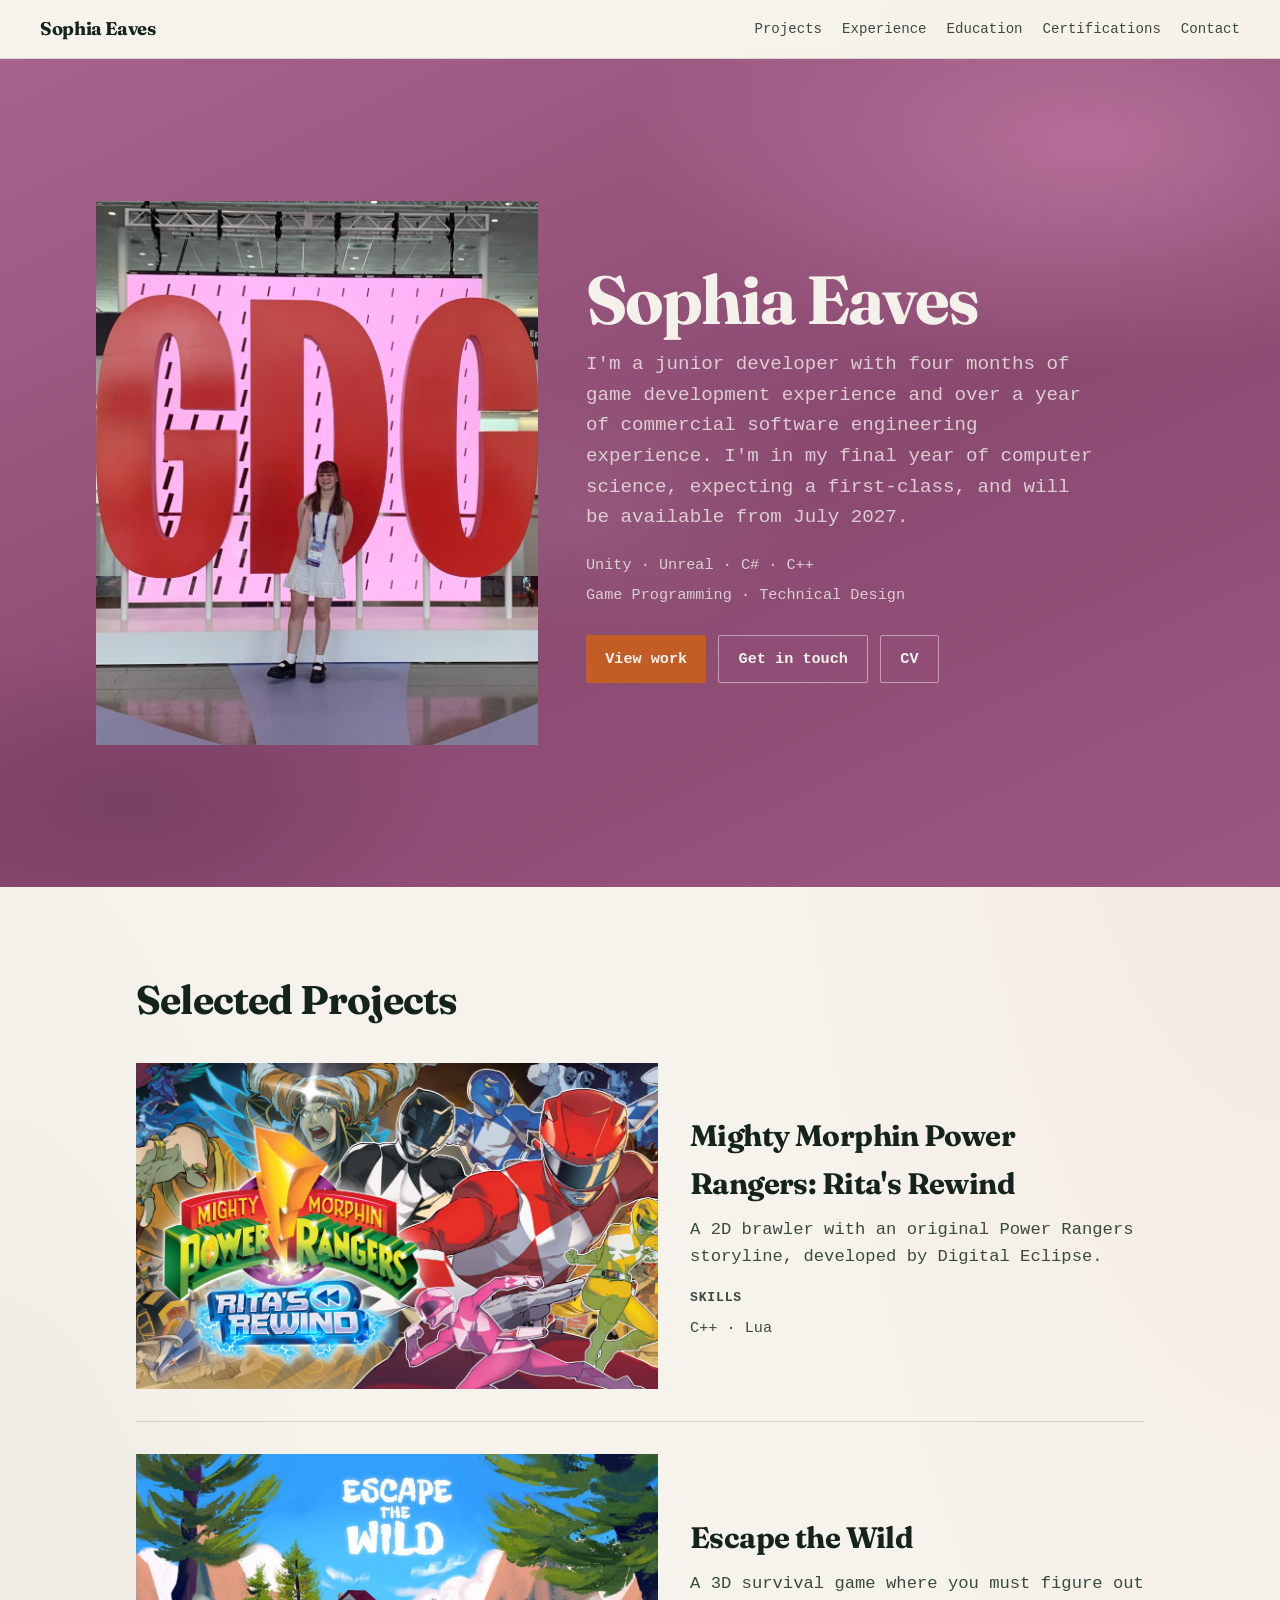
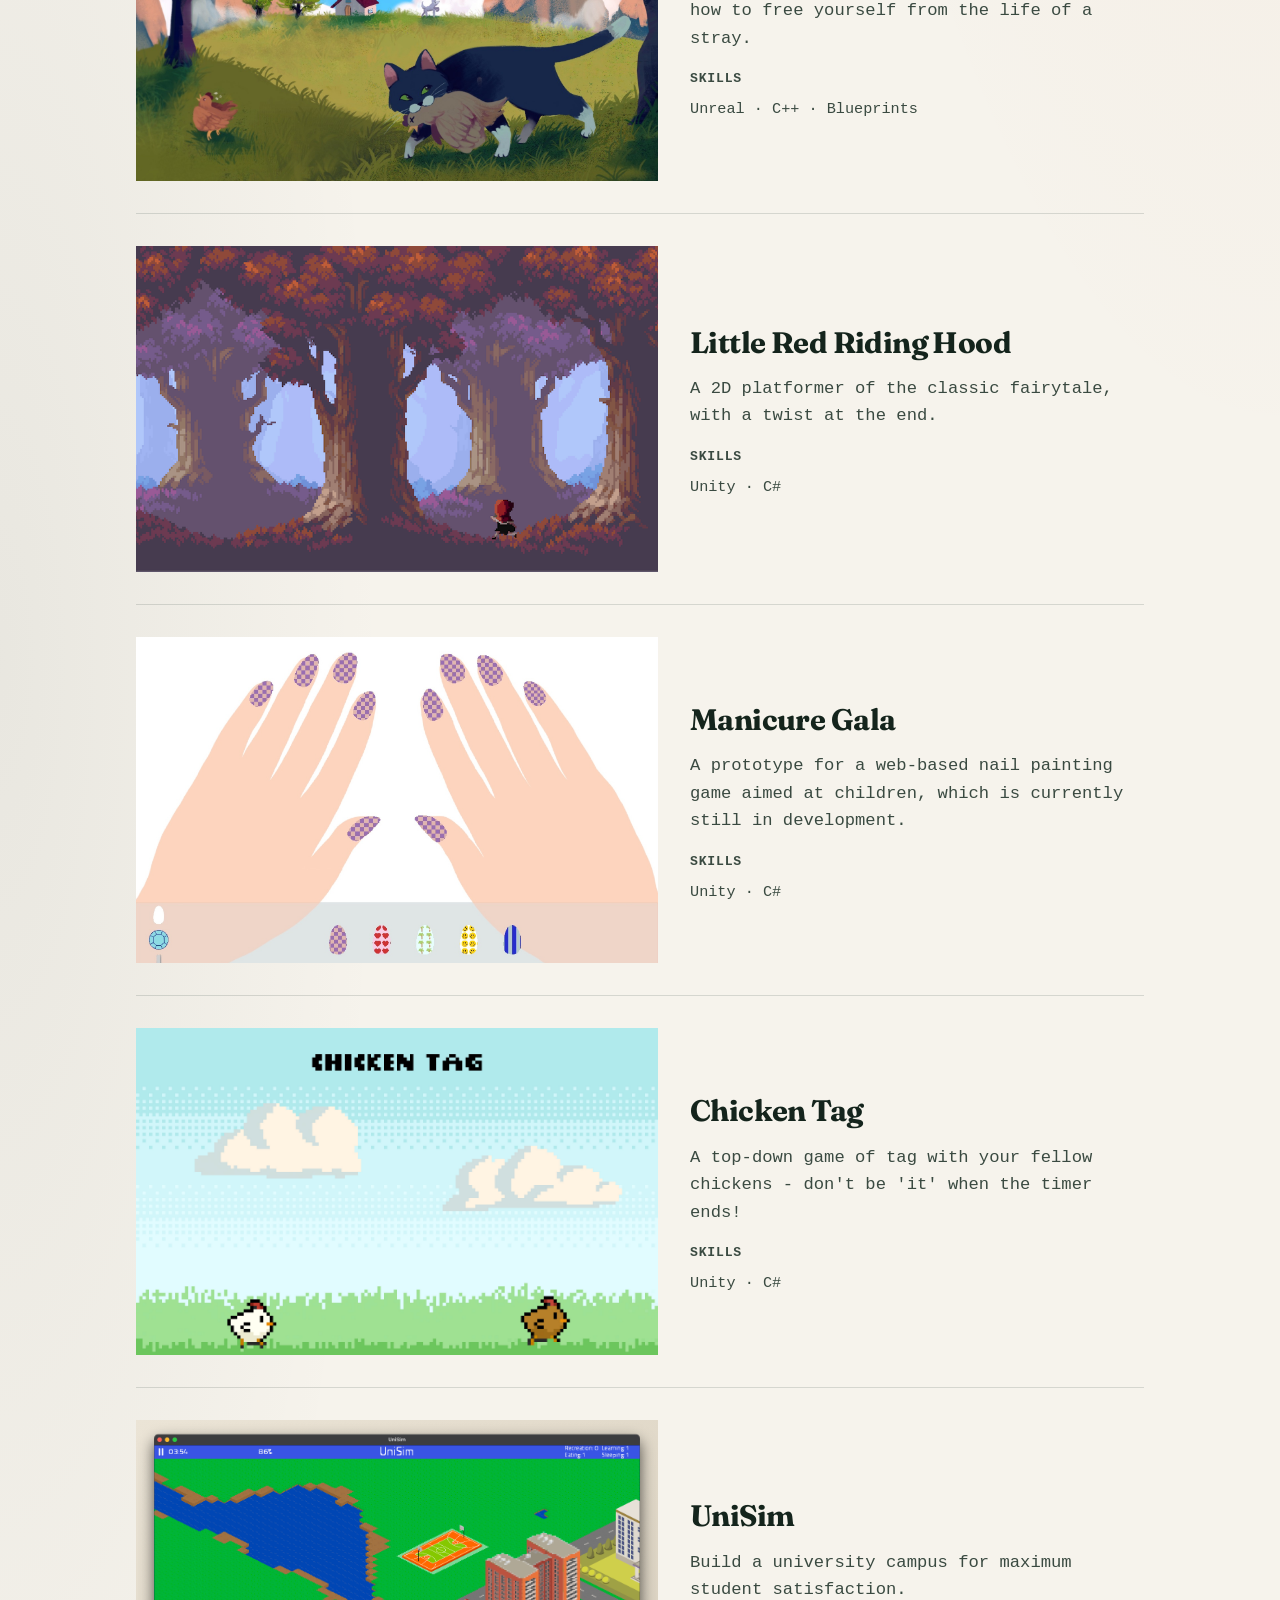
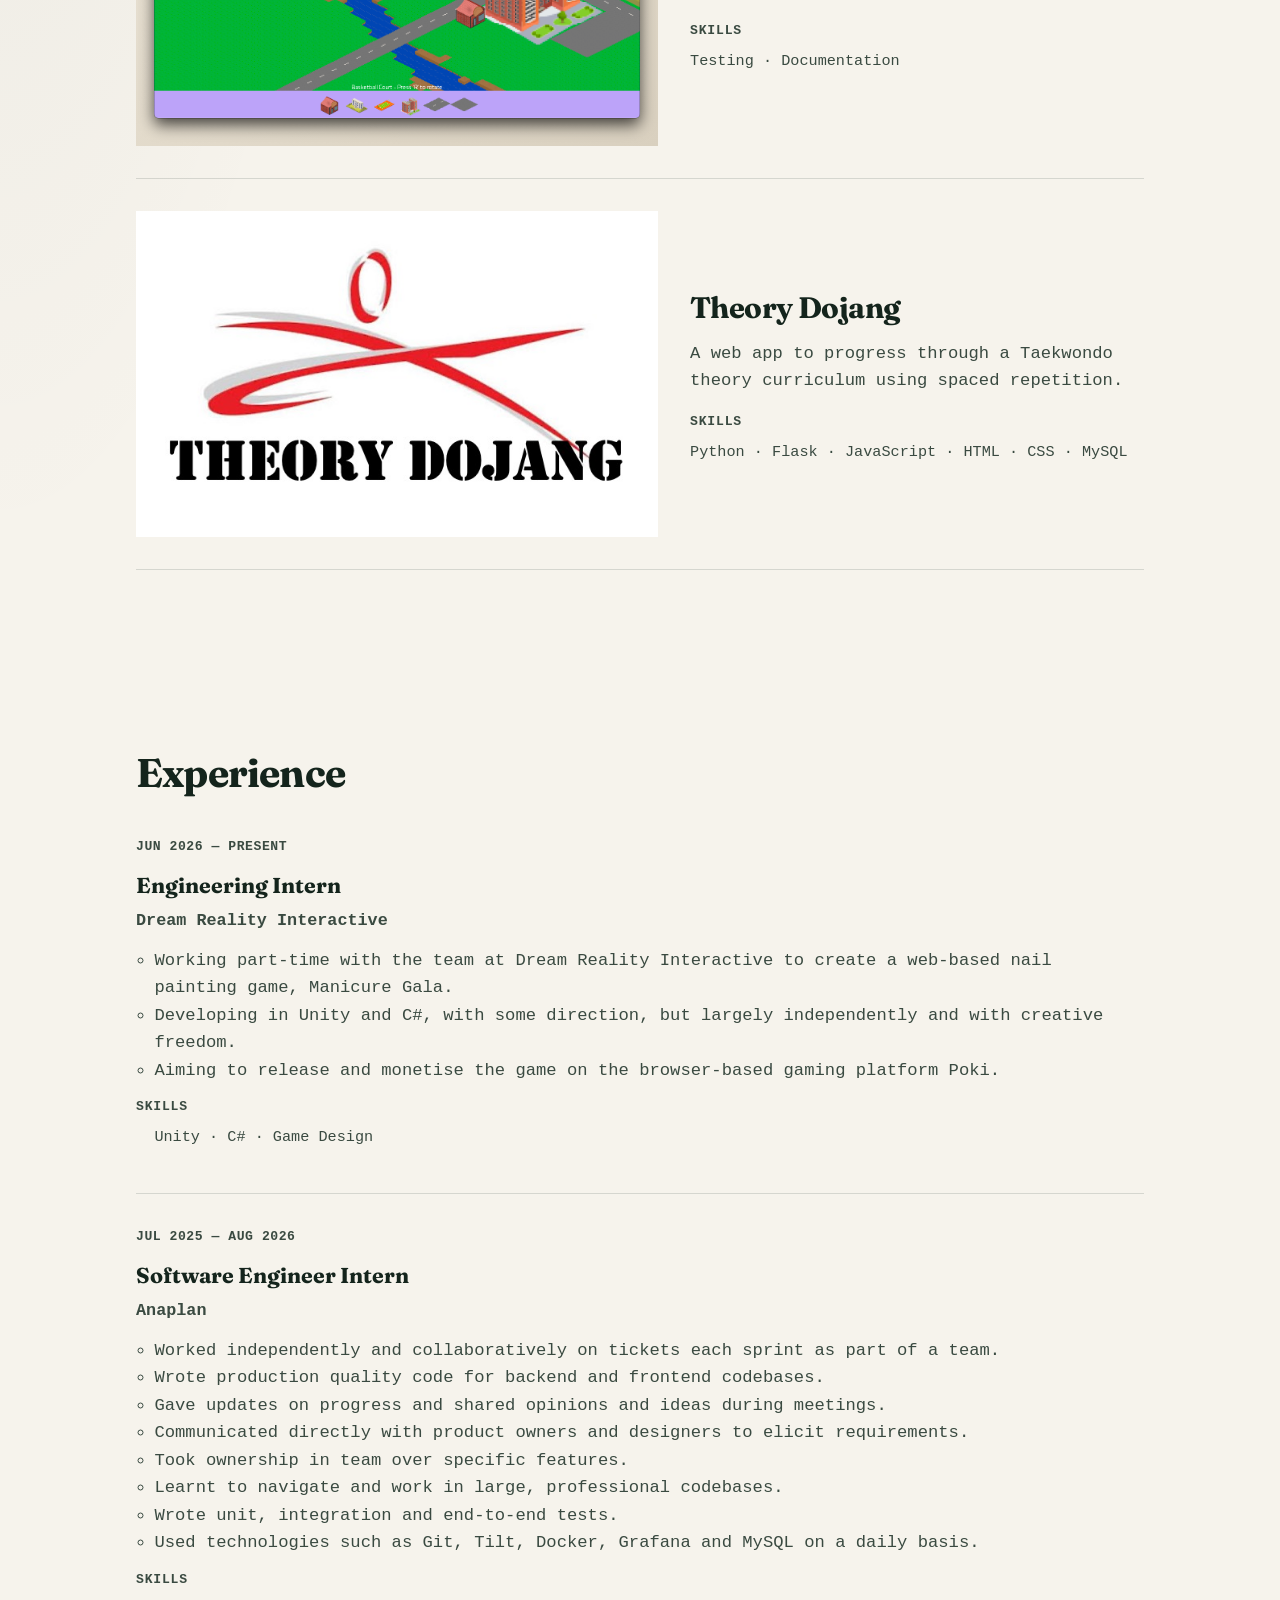
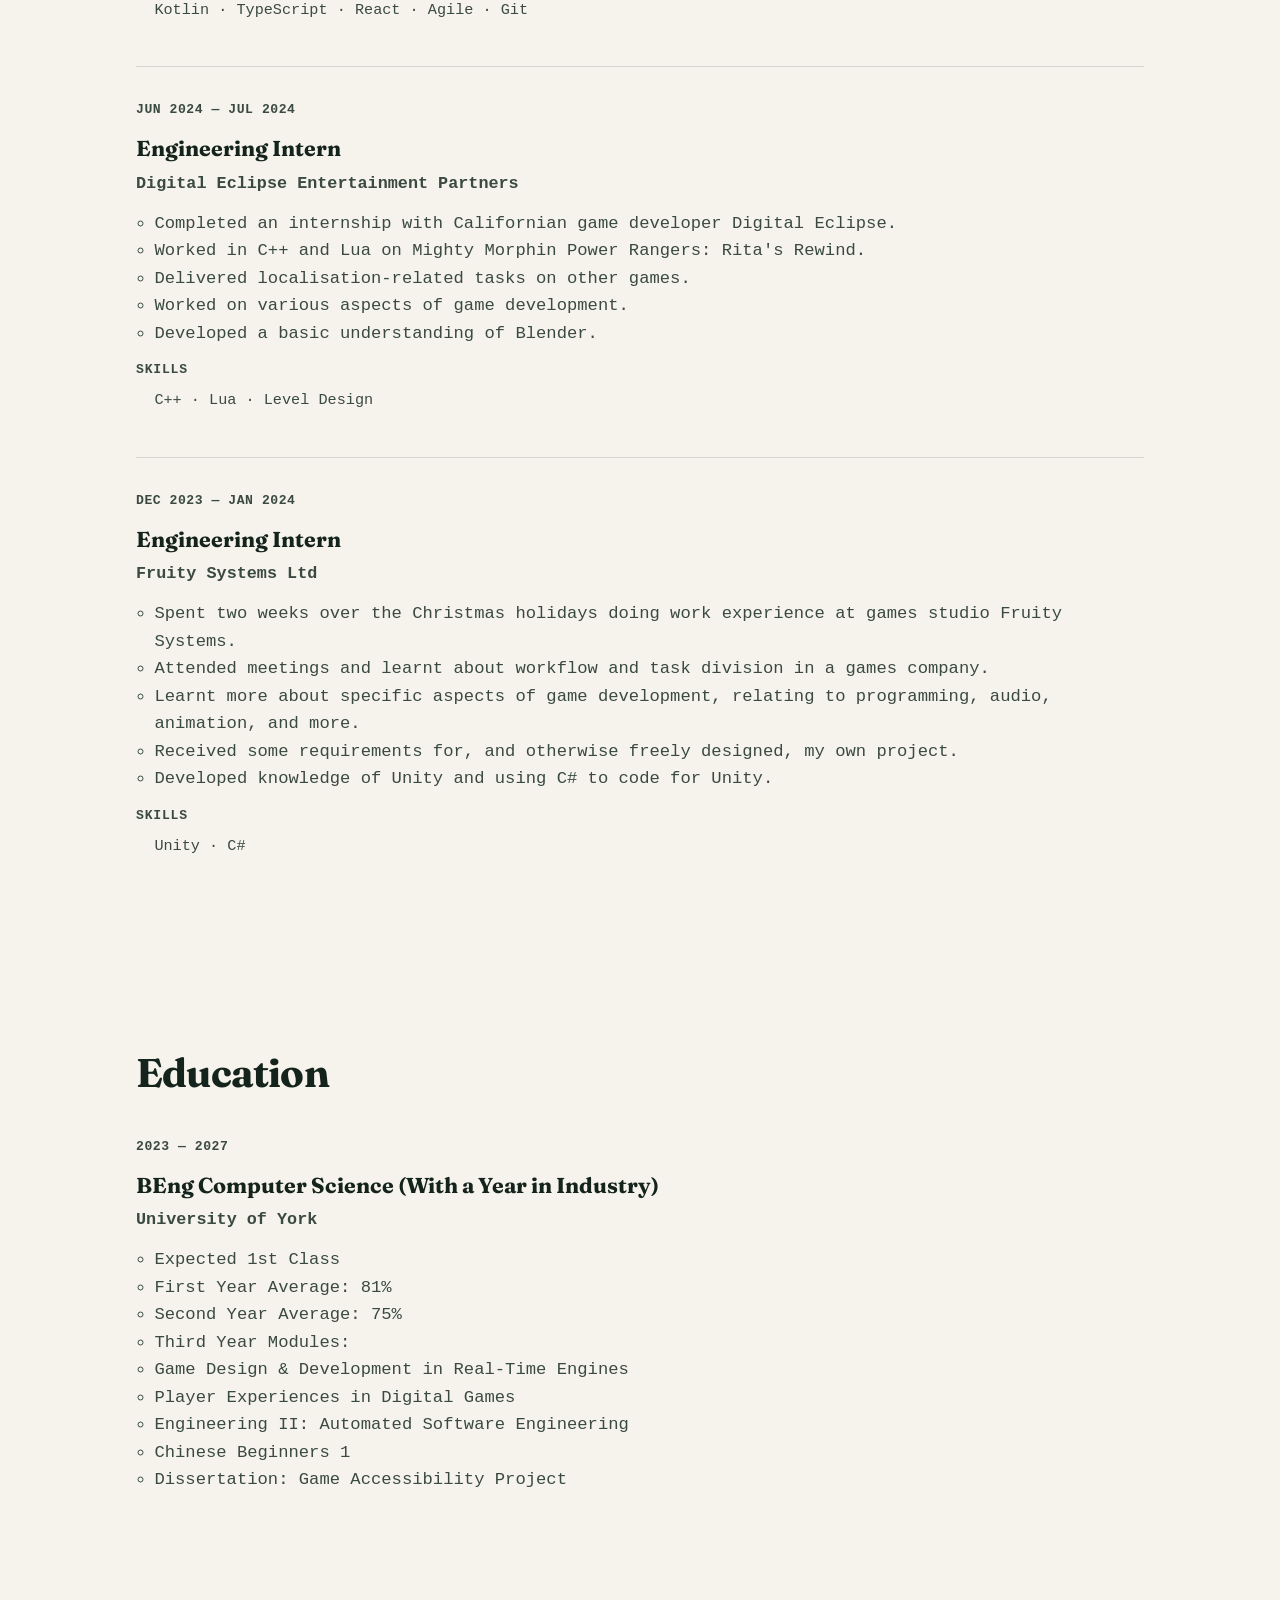
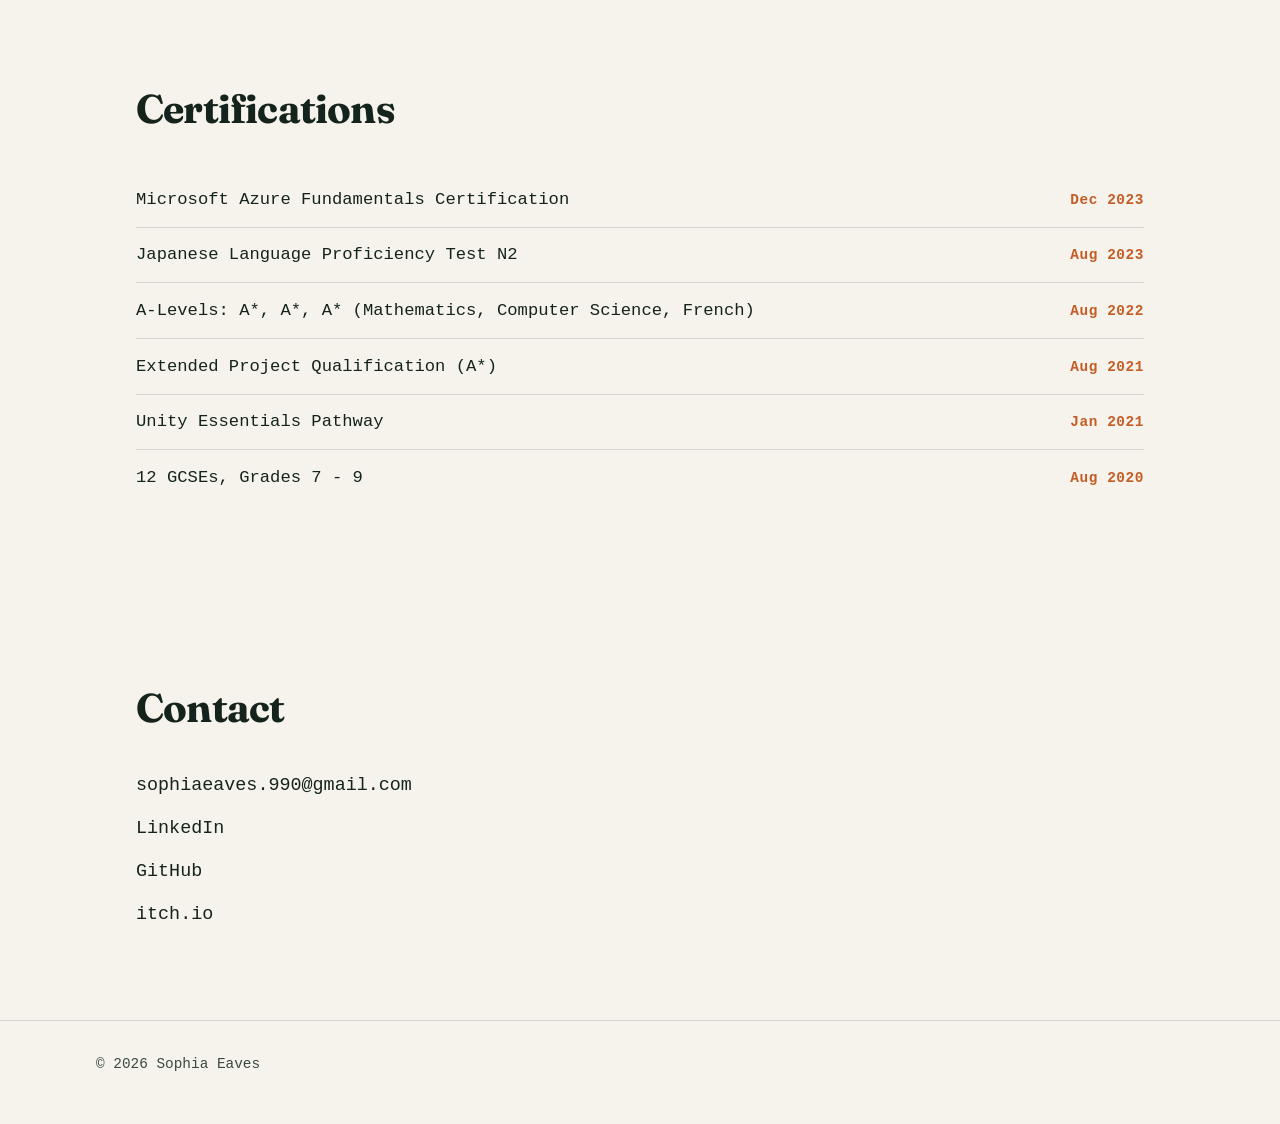
<file: index.html>
<!DOCTYPE html>
<html lang="en">
<head>
    <meta charset="utf-8" />
    <meta name="viewport" content="width=device-width, initial-scale=1" />
    <title>Sophia Eaves — Game Developer</title>
    <meta
            name="description"
            content="Portfolio of Sophia Eaves"
    />
    <link rel="preconnect" href="https://fonts.googleapis.com" />
    <link rel="preconnect" href="https://fonts.gstatic.com" crossorigin />
    <link
            href="https://fonts.googleapis.com/css2?family=Fraunces:opsz,wght@9..144,500;9..144,700&family=Sora:wght@400;500;600&display=swap"
            rel="stylesheet"
    />
    <link rel="stylesheet" href="./styles.css" />
</head>
<body>
<a class="skip-link" href="#main">Skip to content</a>

<header class="site-header">
    <a class="logo" href="#about">Sophia Eaves</a>
    <nav class="nav" aria-label="Primary">
        <a href="#work">Projects</a>
        <a href="#experience">Experience</a>
        <a href="#education">Education</a>
        <a href="#courses">Certifications</a>
        <a href="#contact">Contact</a>
    </nav>
</header>

<main id="main">
    <section class="hero" id="about" aria-labelledby="hero-brand">
        <div class="hero__atmosphere" aria-hidden="true"></div>
        <div class="hero__grid">
            <div class="hero__photo">
                <img
                        src="./assets/portrait.jpg"
                        alt="Portrait of Sophia Eaves"
                        width="768"
                        height="1024"
                />
            </div>
            <div class="hero__content">
                <p class="hero__brand" id="hero-brand">Sophia Eaves</p>
                <p class="hero__lede">
                    I'm a junior developer with four months of game development experience and over a year of commercial software engineering experience. I'm in my final year of computer science, expecting a first-class, and will be available from July 2027.
                </p>
                <ul class="hero__focus">
                    <li>Unity · Unreal · C# · C++</li>
                    <li>Game Programming · Technical Design</li>
                </ul>
                <div class="hero__actions">
                    <a class="btn btn--primary" href="#work">View work</a>
                    <a class="btn btn--ghost" href="#contact">Get in touch</a>
                    <a class="btn btn--ghost" href="./assets/Sophia-Eaves-CV.pdf" target="_blank" download>CV</a>
                </div>
            </div>
        </div>
    </section>

    <section class="section" id="work" aria-labelledby="work-heading">
        <div class="section__intro">
            <h2 id="work-heading">Selected Projects</h2>
        </div>

        <ul class="work-list">
            <li>
                <a class="project-card" href="./projects/ritas-rewind.html">
                    <div class="project-card__media">
                        <img
                                src="./assets/projects/ritas-rewind.jpg"
                                alt="Screenshot from Mighty Morphin Power Rangers: Rita's Rewind"
                                width="960"
                                height="600"
                        />
                    </div>
                    <div class="project-card__body">
                        <h3>Mighty Morphin Power Rangers: Rita's Rewind</h3>
                        <p class="project-card__blurb">
                            A 2D brawler with an original Power Rangers storyline, developed by Digital Eclipse.
                        </p>
                        <h4 class="project-card__skills-label">Skills</h4>
                        <ul class="skill-list">
                            <li>C++ · Lua</li>
                        </ul>
                    </div>
                </a>
            </li>

            <li>
                <a class="project-card" href="./projects/escape-the-wild.html">
                    <div class="project-card__media">
                        <img
                                src="./assets/projects/escape-the-wild.jpg"
                                alt="Screenshot from Escape the Wild"
                                width="960"
                                height="600"
                        />
                    </div>
                    <div class="project-card__body">
                        <h3>Escape the Wild</h3>
                        <p class="project-card__blurb">
                            A 3D survival game where you must figure out how to free yourself from the life of a stray.
                        </p>
                        <h4 class="project-card__skills-label">Skills</h4>
                        <ul class="skill-list">
                            <li>Unreal · C++ · Blueprints</li>
                        </ul>
                    </div>
                </a>
            </li>

            <li>
                <a class="project-card" href="./projects/little-red-riding-hood.html">
                    <div class="project-card__media">
                        <img
                                src="./assets/projects/little-red-riding-hood.jpg"
                                alt="Screenshot from Little Red Riding Hood"
                                width="960"
                                height="600"
                        />
                    </div>
                    <div class="project-card__body">
                        <h3>Little Red Riding Hood</h3>
                        <p class="project-card__blurb">
                            A 2D platformer of the classic fairytale, with a twist at the end.
                        </p>
                        <h4 class="project-card__skills-label">Skills</h4>
                        <ul class="skill-list">
                            <li>Unity · C#</li>
                        </ul>
                    </div>
                </a>
            </li>

            <li>
                <a class="project-card" href="./projects/manicure-gala.html">
                    <div class="project-card__media">
                        <img
                                src="./assets/projects/manicure-gala.jpg"
                                alt="Screenshot from Manicure Gala"
                                width="960"
                                height="600"
                        />
                    </div>
                    <div class="project-card__body">
                        <h3>Manicure Gala</h3>
                        <p class="project-card__blurb">
                            A prototype for a web-based nail painting game aimed at children, which is currently still in development.
                        </p>
                        <h4 class="project-card__skills-label">Skills</h4>
                        <ul class="skill-list">
                            <li>Unity · C#</li>
                        </ul>
                    </div>
                </a>
            </li>

            <li>
                <a class="project-card" href="./projects/chicken-tag.html">
                    <div class="project-card__media">
                        <img
                                src="./assets/projects/chicken-tag.jpg"
                                alt="Screenshot from Chicken Tag"
                                width="960"
                                height="600"
                        />
                    </div>
                    <div class="project-card__body">
                        <h3>Chicken Tag</h3>
                        <p class="project-card__blurb">
                            A top-down game of tag with your fellow chickens - don't be 'it' when the timer ends!
                        </p>
                        <h4 class="project-card__skills-label">Skills</h4>
                        <ul class="skill-list">
                            <li>Unity · C#</li>
                        </ul>
                    </div>
                </a>
            </li>

            <li>
                <a class="project-card" href="./projects/unisim.html">
                    <div class="project-card__media">
                        <img
                                src="./assets/projects/unisim.jpg"
                                alt="Screenshot from UniSim"
                                width="960"
                                height="600"
                        />
                    </div>
                    <div class="project-card__body">
                        <h3>UniSim</h3>
                        <p class="project-card__blurb">
                            Build a university campus for maximum student satisfaction.
                        </p>
                        <h4 class="project-card__skills-label">Skills</h4>
                        <ul class="skill-list">
                            <li>Testing · Documentation</li>
                        </ul>
                    </div>
                </a>
            </li>

            <li>
                <a class="project-card" href="./projects/theory-dojang.html">
                    <div class="project-card__media">
                        <img
                                src="./assets/projects/theory-dojang.jpg"
                                alt="Screenshot from Theory Dojang"
                                width="960"
                                height="600"
                        />
                    </div>
                    <div class="project-card__body">
                        <h3>Theory Dojang</h3>
                        <p class="project-card__blurb">
                            A web app to progress through a Taekwondo theory curriculum using spaced repetition.
                        </p>
                        <h4 class="project-card__skills-label">Skills</h4>
                        <ul class="skill-list">
                            <li>Python · Flask · JavaScript · HTML · CSS · MySQL</li>
                        </ul>
                    </div>
                </a>
            </li>
        </ul>
    </section>

    <section class="section" id="experience" aria-labelledby="experience-heading">
        <div class="section__intro">
            <h2 id="experience-heading">Experience</h2>
        </div>
        <ol class="timeline">
            <li class="timeline__item">
                <p class="timeline__dates">Jun 2026 — Present</p>
                <h3>Engineering Intern</h3>
                <p class="timeline__org">Dream Reality Interactive</p>
                <ul>
                    <li>Working part-time with the team at Dream Reality Interactive to create a web-based nail painting game, Manicure Gala.</li>
                    <li>Developing in Unity and C#, with some direction, but largely independently and with creative freedom.</li>
                    <li>Aiming to release and monetise the game on the browser-based gaming platform Poki.</li>
                </ul>
                <h4 class="project-card__skills-label">Skills</h4>
                <ul class="skill-list">
                    <li>Unity · C# · Game Design</li>
                </ul>
            </li>
            <li class="timeline__item">
                <p class="timeline__dates">Jul 2025 — Aug 2026</p>
                <h3>Software Engineer Intern</h3>
                <p class="timeline__org">Anaplan</p>
                <ul>
                    <li>Worked independently and collaboratively on tickets each sprint as part of a team.</li>
                    <li>Wrote production quality code for backend and frontend codebases.</li>
                    <li>Gave updates on progress and shared opinions and ideas during meetings.</li>
                    <li>Communicated directly with product owners and designers to elicit requirements.</li>
                    <li>Took ownership in team over specific features.</li>
                    <li>Learnt to navigate and work in large, professional codebases.</li>
                    <li>Wrote unit, integration and end-to-end tests.</li>
                    <li>Used technologies such as Git, Tilt, Docker, Grafana and MySQL on a daily basis.</li>
                </ul>
                <h4 class="project-card__skills-label">Skills</h4>
                <ul class="skill-list">
                    <li>Kotlin · TypeScript · React · Agile · Git</li>
                </ul>
            </li>
            <li class="timeline__item">
                <p class="timeline__dates">Jun 2024 — Jul 2024</p>
                <h3>Engineering Intern</h3>
                <p class="timeline__org">Digital Eclipse Entertainment Partners</p>
                <ul>
                    <li>Completed an internship with Californian game developer Digital Eclipse.</li>
                    <li>Worked in C++ and Lua on Mighty Morphin Power Rangers: Rita's Rewind.</li>
                    <li>Delivered localisation-related tasks on other games.</li>
                    <li>Worked on various aspects of game development.</li>
                    <li>Developed a basic understanding of Blender.</li>
                </ul>
                <h4 class="project-card__skills-label">Skills</h4>
                <ul class="skill-list">
                    <li>C++ · Lua · Level Design</li>
                </ul>
            </li>
            <li class="timeline__item">
                <p class="timeline__dates">Dec 2023 — Jan 2024</p>
                <h3>Engineering Intern</h3>
                <p class="timeline__org">Fruity Systems Ltd</p>
                <ul>
                    <li>Spent two weeks over the Christmas holidays doing work experience at games studio Fruity Systems.</li>
                    <li>Attended meetings and learnt about workflow and task division in a games company.</li>
                    <li>Learnt more about specific aspects of game development, relating to programming, audio, animation, and more.</li>
                    <li>Received some requirements for, and otherwise freely designed, my own project.</li>
                    <li>Developed knowledge of Unity and using C# to code for Unity.</li>
                </ul>
                <h4 class="project-card__skills-label">Skills</h4>
                <ul class="skill-list">
                    <li>Unity · C#</li>
                </ul>
            </li>
        </ol>
    </section>

    <section class="section" id="education" aria-labelledby="education-heading">
        <div class="section__intro">
            <h2 id="education-heading">Education</h2>
        </div>
        <ol class="timeline">
            <li class="timeline__item">
                <p class="timeline__dates">2023 — 2027</p>
                <h3>BEng Computer Science (With a Year in Industry)</h3>
                <p class="timeline__org">University of York</p>
                <ul>
                    <li>Expected 1st Class</li>
                    <li>First Year Average: 81%</li>
                    <li>Second Year Average: 75%</li>
                    <li>Third Year Modules:</li>
                    <li>Game Design & Development in Real-Time Engines</li>
                    <li>Player Experiences in Digital Games</li>
                    <li>Engineering II: Automated Software Engineering</li>
                    <li>Chinese Beginners 1</li>
                    <li>Dissertation: Game Accessibility Project</li>
                </ul>
            </li>
        </ol>
    </section>

    <section class="section" id="courses" aria-labelledby="courses-heading">
        <div class="section__intro">
            <h2 id="courses-heading">Certifications</h2>
        </div>
        <ul class="cert-list">
            <li>
                <span class="cert-list__name">Microsoft Azure Fundamentals Certification</span>
                <span class="cert-list__date">Dec 2023</span>
            </li>
            <li>
                <span class="cert-list__name">Japanese Language Proficiency Test N2</span>
                <span class="cert-list__date">Aug 2023</span>
            </li>
            <li>
                <span class="cert-list__name">A-Levels: A*, A*, A* (Mathematics, Computer Science, French)</span>
                <span class="cert-list__date">Aug 2022</span>
            </li>
            <li>
                <span class="cert-list__name">Extended Project Qualification (A*)</span>
                <span class="cert-list__date">Aug 2021</span>
            </li>
            <li>
                <span class="cert-list__name">Unity Essentials Pathway</span>
                <span class="cert-list__date">Jan 2021</span>
            </li>
            <li>
                <span class="cert-list__name">12 GCSEs, Grades 7 - 9</span>
                <span class="cert-list__date">Aug 2020</span>
            </li>
        </ul>
    </section>

    <section class="section" id="contact" aria-labelledby="contact-heading">
        <div class="section__intro">
            <h2 id="contact-heading">Contact</h2>
        </div>
        <ul class="contact-list">
            <li><a href="mailto:sophiaeaves.990@gmail.com">sophiaeaves.990@gmail.com</a></li>
            <li><a href="https://www.linkedin.com/in/sophia-eaves" rel="noopener noreferrer" target="_blank">LinkedIn</a></li>
            <li>
                <a href="https://github.com/Sophia990" rel="noopener noreferrer" target="_blank"
                >GitHub</a
                >
            </li>
            <li><a href="https://sophia990.itch.io/" rel="noopener noreferrer" target="_blank">itch.io</a></li>
        </ul>
    </section>
</main>

<footer class="site-footer">
    <p>© <span id="year">2026</span> Sophia Eaves</p>
</footer>

<script>
    document.getElementById("year").textContent = new Date().getFullYear();
</script>
</body>
</html>
</file>
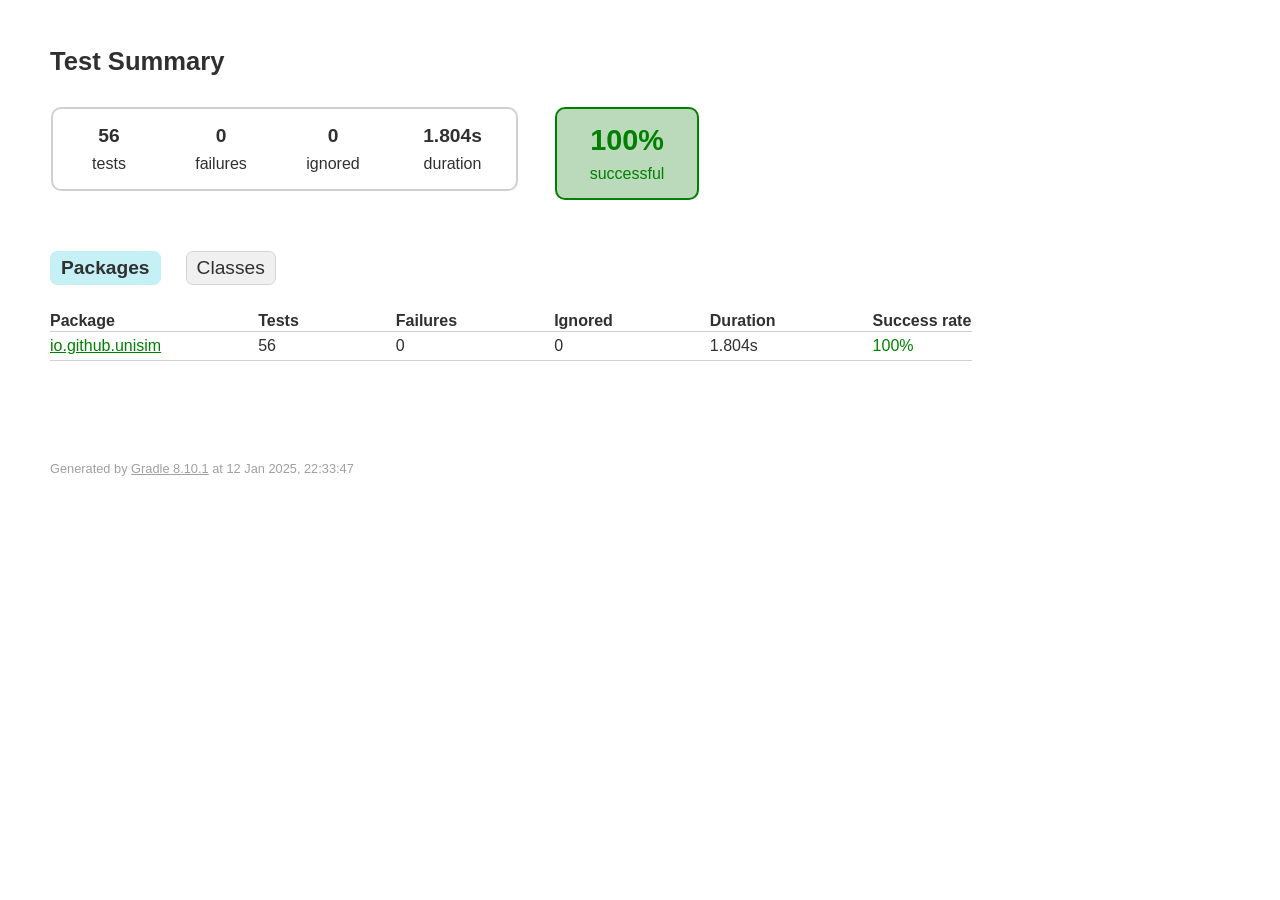
<file: assets/projects/unisim/testSummary/index.html>
<!DOCTYPE html>
<html>
<head>
<meta http-equiv="Content-Type" content="text/html; charset=utf-8"/>
<meta http-equiv="x-ua-compatible" content="IE=edge"/>
<title>Test results - Test Summary</title>
<link href="css/base-style.css" rel="stylesheet" type="text/css"/>
<link href="css/style.css" rel="stylesheet" type="text/css"/>
<script src="js/report.js" type="text/javascript"></script>
</head>
<body>
<div id="content">
<h1>Test Summary</h1>
<div id="summary">
<table>
<tr>
<td>
<div class="summaryGroup">
<table>
<tr>
<td>
<div class="infoBox" id="tests">
<div class="counter">56</div>
<p>tests</p>
</div>
</td>
<td>
<div class="infoBox" id="failures">
<div class="counter">0</div>
<p>failures</p>
</div>
</td>
<td>
<div class="infoBox" id="ignored">
<div class="counter">0</div>
<p>ignored</p>
</div>
</td>
<td>
<div class="infoBox" id="duration">
<div class="counter">1.804s</div>
<p>duration</p>
</div>
</td>
</tr>
</table>
</div>
</td>
<td>
<div class="infoBox success" id="successRate">
<div class="percent">100%</div>
<p>successful</p>
</div>
</td>
</tr>
</table>
</div>
<div id="tabs">
<ul class="tabLinks">
<li>
<a href="#tab0">Packages</a>
</li>
<li>
<a href="#tab1">Classes</a>
</li>
</ul>
<div id="tab0" class="tab">
<h2>Packages</h2>
<table>
<thead>
<tr>
<th>Package</th>
<th>Tests</th>
<th>Failures</th>
<th>Ignored</th>
<th>Duration</th>
<th>Success rate</th>
</tr>
</thead>
<tbody>
<tr>
<td class="success">
<a href="packages/io.github.unisim.html">io.github.unisim</a>
</td>
<td>56</td>
<td>0</td>
<td>0</td>
<td>1.804s</td>
<td class="success">100%</td>
</tr>
</tbody>
</table>
</div>
<div id="tab1" class="tab">
<h2>Classes</h2>
<table>
<thead>
<tr>
<th>Class</th>
<th>Tests</th>
<th>Failures</th>
<th>Ignored</th>
<th>Duration</th>
<th>Success rate</th>
</tr>
</thead>
<tbody>
<tr>
<td class="success">
<a href="classes/io.github.unisim.AchievementTests.html">io.github.unisim.AchievementTests</a>
</td>
<td>2</td>
<td>0</td>
<td>0</td>
<td>0.144s</td>
<td class="success">100%</td>
</tr>
<tr>
<td class="success">
<a href="classes/io.github.unisim.AssetTests.html">io.github.unisim.AssetTests</a>
</td>
<td>22</td>
<td>0</td>
<td>0</td>
<td>0.151s</td>
<td class="success">100%</td>
</tr>
<tr>
<td class="success">
<a href="classes/io.github.unisim.BuildingCounterTests.html">io.github.unisim.BuildingCounterTests</a>
</td>
<td>3</td>
<td>0</td>
<td>0</td>
<td>0.013s</td>
<td class="success">100%</td>
</tr>
<tr>
<td class="success">
<a href="classes/io.github.unisim.BuildingTests.html">io.github.unisim.BuildingTests</a>
</td>
<td>3</td>
<td>0</td>
<td>0</td>
<td>1.448s</td>
<td class="success">100%</td>
</tr>
<tr>
<td class="success">
<a href="classes/io.github.unisim.GameOverDataTests.html">io.github.unisim.GameOverDataTests</a>
</td>
<td>2</td>
<td>0</td>
<td>0</td>
<td>0.008s</td>
<td class="success">100%</td>
</tr>
<tr>
<td class="success">
<a href="classes/io.github.unisim.MoneyTests.html">io.github.unisim.MoneyTests</a>
</td>
<td>3</td>
<td>0</td>
<td>0</td>
<td>0.005s</td>
<td class="success">100%</td>
</tr>
<tr>
<td class="success">
<a href="classes/io.github.unisim.PointClassTests.html">io.github.unisim.PointClassTests</a>
</td>
<td>4</td>
<td>0</td>
<td>0</td>
<td>0.006s</td>
<td class="success">100%</td>
</tr>
<tr>
<td class="success">
<a href="classes/io.github.unisim.ScoreClassTests.html">io.github.unisim.ScoreClassTests</a>
</td>
<td>3</td>
<td>0</td>
<td>0</td>
<td>0.004s</td>
<td class="success">100%</td>
</tr>
<tr>
<td class="success">
<a href="classes/io.github.unisim.ScoringTests.html">io.github.unisim.ScoringTests</a>
</td>
<td>5</td>
<td>0</td>
<td>0</td>
<td>0.005s</td>
<td class="success">100%</td>
</tr>
<tr>
<td class="success">
<a href="classes/io.github.unisim.SettingsTests.html">io.github.unisim.SettingsTests</a>
</td>
<td>4</td>
<td>0</td>
<td>0</td>
<td>0.011s</td>
<td class="success">100%</td>
</tr>
<tr>
<td class="success">
<a href="classes/io.github.unisim.TimerTests.html">io.github.unisim.TimerTests</a>
</td>
<td>5</td>
<td>0</td>
<td>0</td>
<td>0.009s</td>
<td class="success">100%</td>
</tr>
</tbody>
</table>
</div>
</div>
<div id="footer">
<p>
<div>
<label class="hidden" id="label-for-line-wrapping-toggle" for="line-wrapping-toggle">Wrap lines
<input id="line-wrapping-toggle" type="checkbox" autocomplete="off"/>
</label>
</div>Generated by 
<a href="http://www.gradle.org">Gradle 8.10.1</a> at 12 Jan 2025, 22:33:47</p>
</div>
</div>
</body>
</html>
</file>
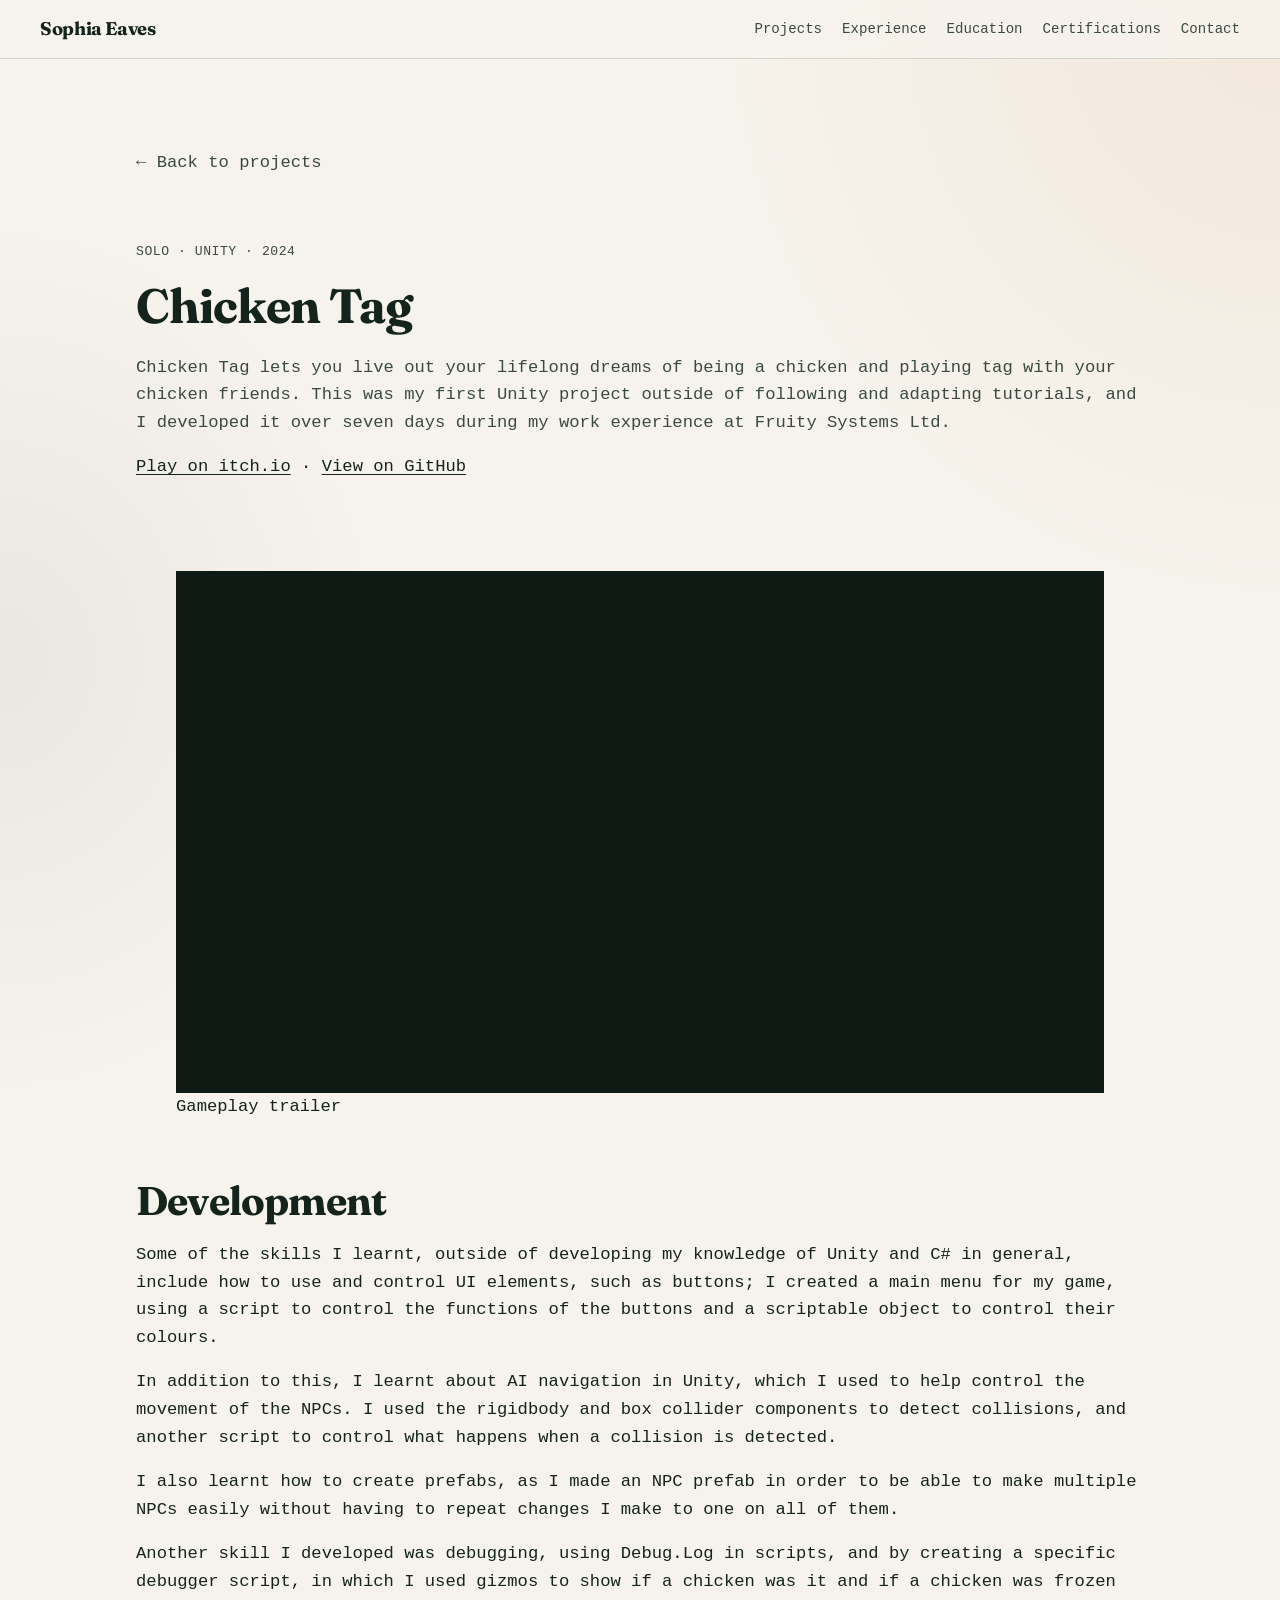
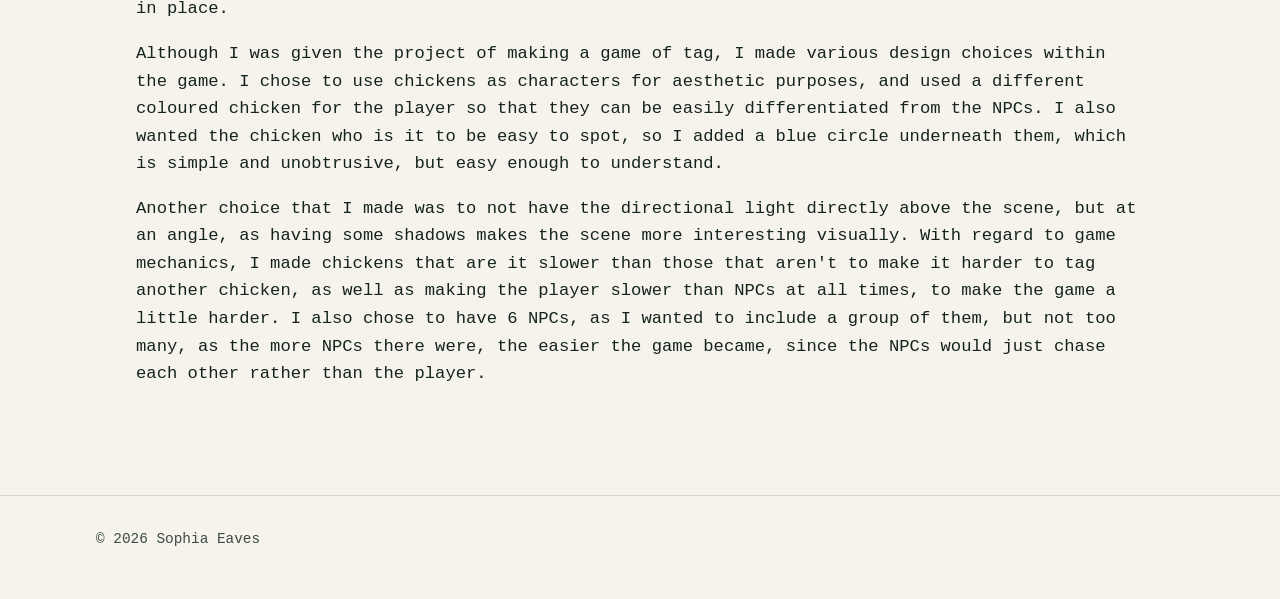
<file: projects/chicken-tag.html>
<!DOCTYPE html>
<html lang="en">
  <head>
    <meta charset="utf-8" />
    <meta name="viewport" content="width=device-width, initial-scale=1" />
    <title>Chicken Tag — Sophia Eaves</title>
    <meta
      name="description"
      content="Chicken Tag — game project by Sophia Eaves."
    />
    <link rel="preconnect" href="https://fonts.googleapis.com" />
    <link rel="preconnect" href="https://fonts.gstatic.com" crossorigin />
    <link
      href="https://fonts.googleapis.com/css2?family=Fraunces:opsz,wght@9..144,500;9..144,700&family=Sora:wght@400;500;600&display=swap"
      rel="stylesheet"
    />
    <link rel="stylesheet" href="../styles.css" />
  </head>
  <body>
    <a class="skip-link" href="#main">Skip to content</a>

    <header class="site-header">
      <a class="logo" href="../index.html">Sophia Eaves</a>
      <nav class="nav" aria-label="Primary">
        <a href="../index.html#work">Projects</a>
        <a href="../index.html#experience">Experience</a>
        <a href="../index.html#education">Education</a>
        <a href="../index.html#courses">Certifications</a>
        <a href="../index.html#contact">Contact</a>
      </nav>
    </header>

    <main id="main" class="section project-detail">
      <p class="back-link"><a href="../index.html#work">← Back to projects</a></p>

      <!-- Intro -->
      <header class="project-detail__header">
        <p class="project-card__meta">Solo · Unity · 2024</p>
        <h1>Chicken Tag</h1>
        <p class="project-detail__lede">
          Chicken Tag lets you live out your lifelong dreams of being a chicken and playing tag with your chicken friends.
          This was my first Unity project outside of following and adapting tutorials, and I developed it over seven days during my
          work experience at Fruity Systems Ltd.
        </p>
        <p class="project-links">
          <a
            href="https://sophia990.itch.io/chicken-tag"
            target = "_blank"
            rel="noopener noreferrer"
            >Play on itch.io</a
          >
          <span aria-hidden="true"> · </span>
          <a
            href="https://github.com/Sophia990/ChickenTag"
            target = "_blank"
            rel="noopener noreferrer"
            >View on GitHub</a
          >
        </p>
      </header>

      <figure>
            <div class="webgl-frame">
              <iframe 
              width="560" 
              height="315" 
              src="https://www.youtube.com/embed/1GKcQrNZ0S8?si=s0DEFDWSSTfEXtoF?rel=0" 
              title="Chicken Tag gameplay trailer" 
              frameborder="0" 
              allow="accelerometer; autoplay; clipboard-write; encrypted-media; gyroscope; picture-in-picture; web-share" 
              referrerpolicy="strict-origin-when-cross-origin" 
              allowfullscreen>
            </iframe>
            </div>
            <figcaption>Gameplay trailer</figcaption>
          </figure>

      <!-- Process -->
      <section aria-labelledby="process-heading">
        <h2 id="process-heading">Development</h2>
        <p>
            Some of the skills I learnt, outside of developing my knowledge of Unity and C# in general, include how to use and control UI elements, such as buttons; I created a main menu for my game, using a script to control the functions of the buttons and a scriptable object to control their colours. 
        </p>
        <p>
            In addition to this, I learnt about AI navigation in Unity, which I used to help control the movement of the NPCs. I used the rigidbody and box collider components to detect collisions, and another script to control what happens when a collision is detected.
        </p>
        <p>
            I also learnt how to create prefabs, as I made an NPC prefab in order to be able to make multiple NPCs easily without having to repeat changes I make to one on all of them. 
        </p>
        <p>
            Another skill I developed was debugging, using Debug.Log in scripts, and by creating a specific debugger script, in which I used gizmos to show if a chicken was it and if a chicken was frozen in place.
        </p>
        <p>
            Although I was given the project of making a game of tag, I made various design choices within the game. I chose to use chickens as characters for aesthetic purposes, and used a different coloured chicken for the player so that they can be easily differentiated from the NPCs. I also wanted the chicken who is it to be easy to spot, so I added a blue circle underneath them, which is simple and unobtrusive, but easy enough to understand.
        </p>
        <p>
            Another choice that I made was to not have the directional light directly above the scene, but at an angle, as having some shadows makes the scene more interesting visually. With regard to game mechanics, I made chickens that are it slower than those that aren't to make it harder to tag another chicken, as well as making the player slower than NPCs at all times, to make the game a little harder. I also chose to have 6 NPCs, as I wanted to include a group of them, but not too many, as the more NPCs there were, the easier the game became, since the NPCs would just chase each other rather than the player.
        </p>
      </section>
    </main>

    <footer class="site-footer">
      <p>© <span id="year">2026</span> Sophia Eaves</p>
    </footer>
    <script>
      document.getElementById("year").textContent = new Date().getFullYear();
    </script>
  </body>
</html>
</file>
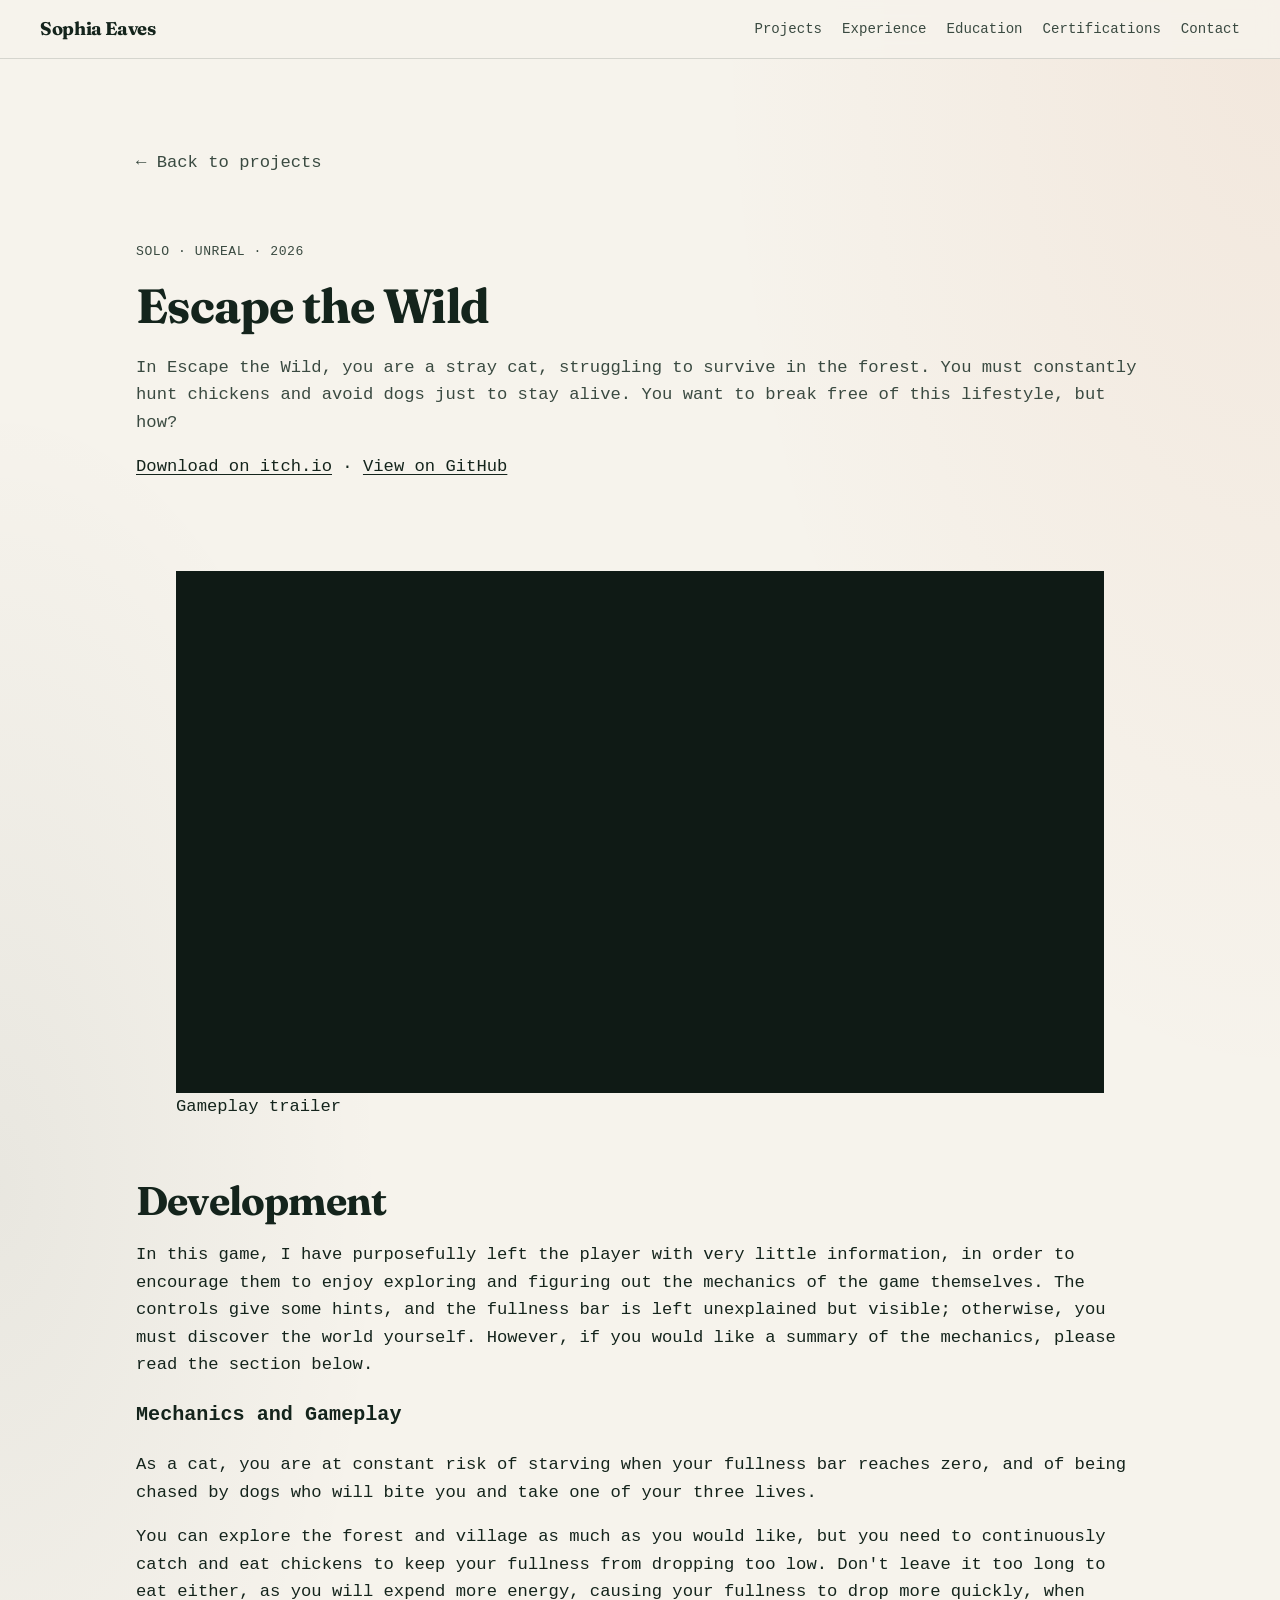
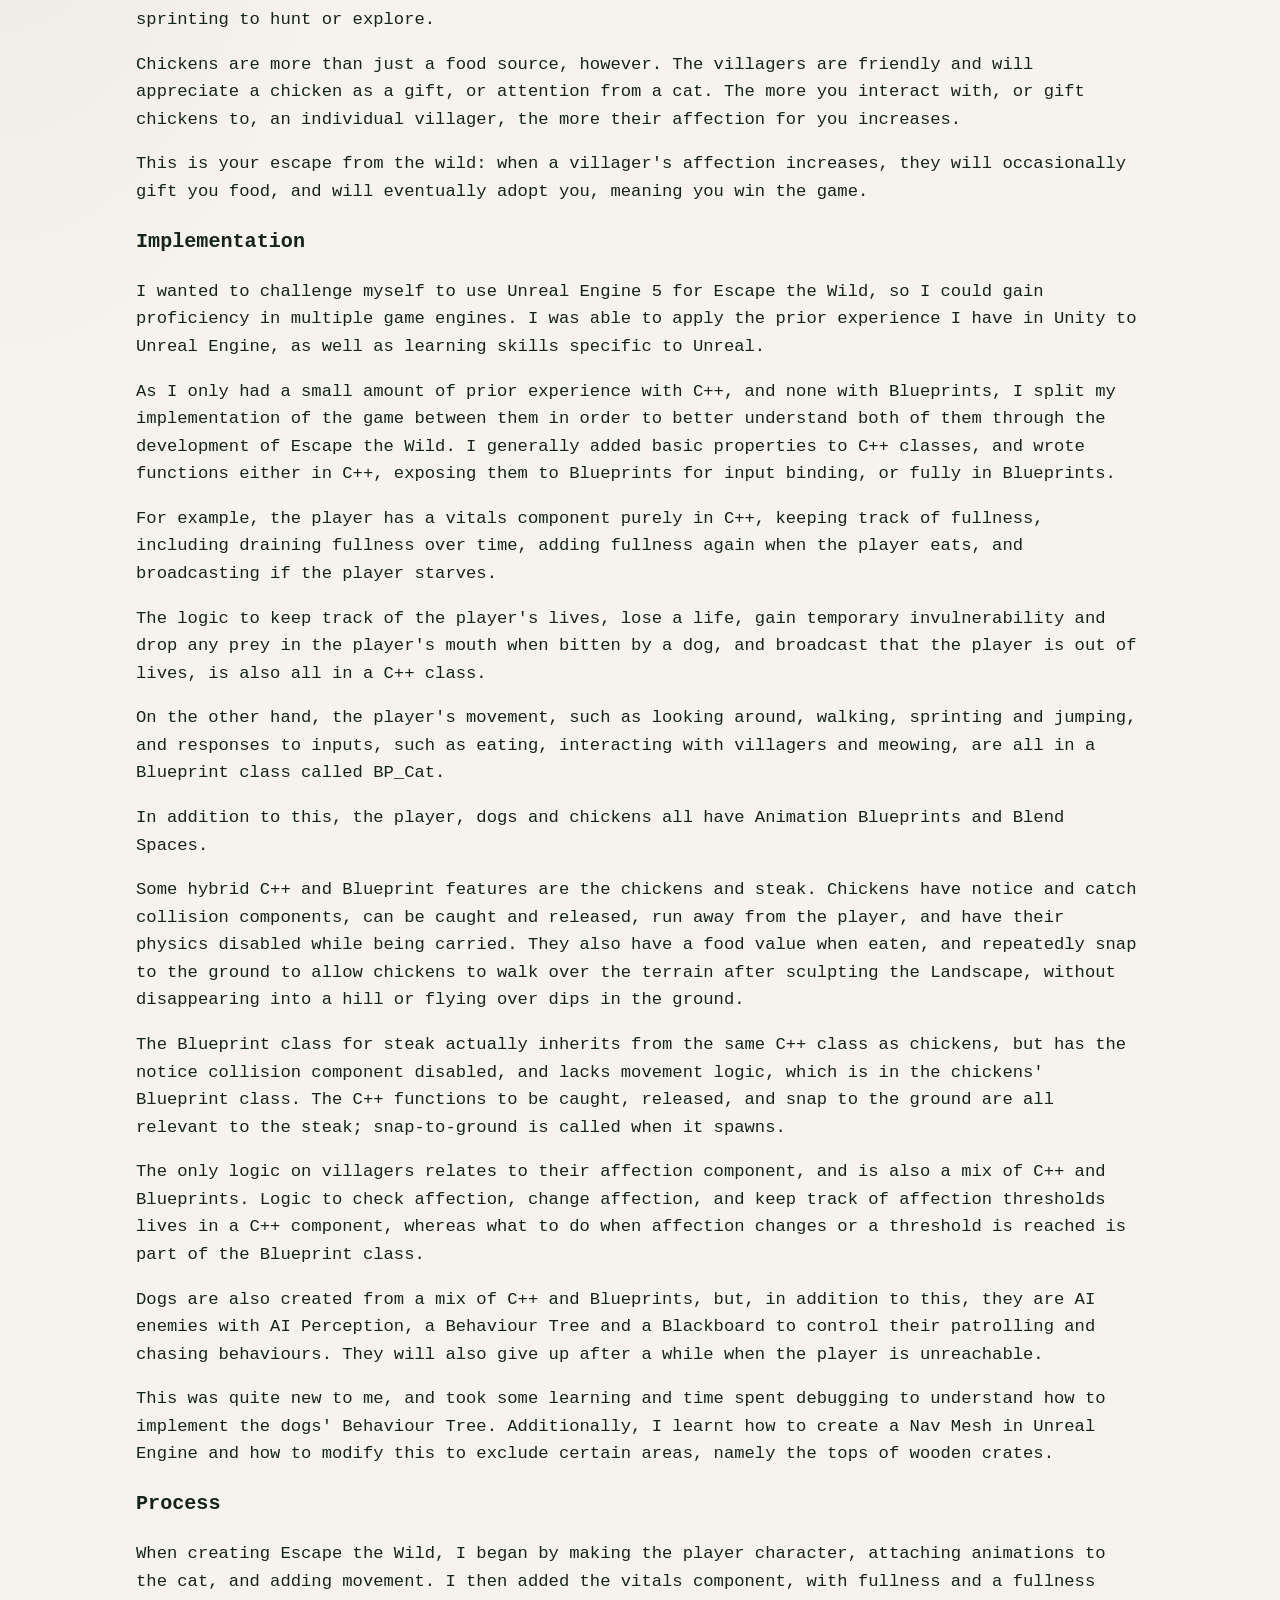
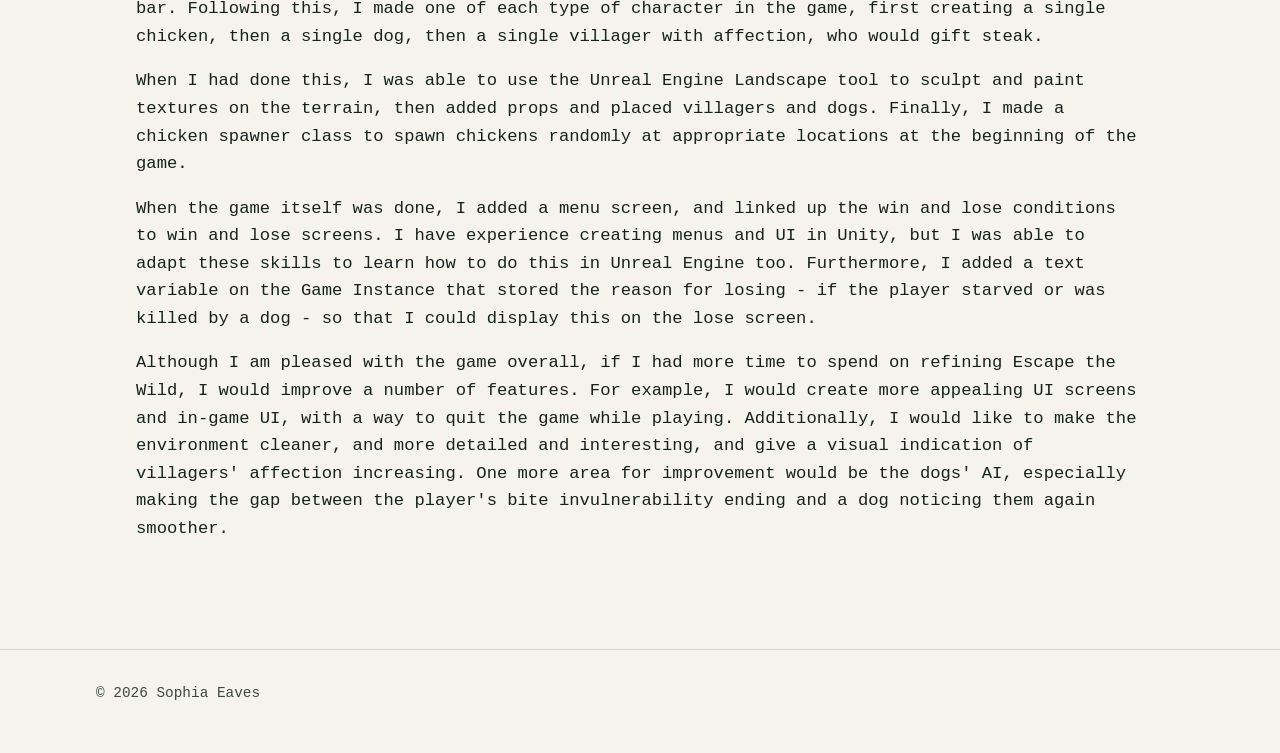
<file: projects/escape-the-wild.html>
<!DOCTYPE html>
<html lang="en">
  <head>
    <meta charset="utf-8" />
    <meta name="viewport" content="width=device-width, initial-scale=1" />
    <title>Escape the Wild — Sophia Eaves</title>
    <meta
      name="description"
      content="Escape the Wild — game project by Sophia Eaves."
    />
    <link rel="preconnect" href="https://fonts.googleapis.com" />
    <link rel="preconnect" href="https://fonts.gstatic.com" crossorigin />
    <link
      href="https://fonts.googleapis.com/css2?family=Fraunces:opsz,wght@9..144,500;9..144,700&family=Sora:wght@400;500;600&display=swap"
      rel="stylesheet"
    />
    <link rel="stylesheet" href="../styles.css" />
  </head>
  <body>
    <a class="skip-link" href="#main">Skip to content</a>

    <header class="site-header">
      <a class="logo" href="../index.html">Sophia Eaves</a>
      <nav class="nav" aria-label="Primary">
        <a href="../index.html#work">Projects</a>
        <a href="../index.html#experience">Experience</a>
        <a href="../index.html#education">Education</a>
        <a href="../index.html#courses">Certifications</a>
        <a href="../index.html#contact">Contact</a>
      </nav>
    </header>

    <main id="main" class="section project-detail">
      <p class="back-link"><a href="../index.html#work">← Back to projects</a></p>

      <!-- Intro -->
      <header class="project-detail__header">
        <p class="project-card__meta">Solo · Unreal · 2026</p>
        <h1>Escape the Wild</h1>
        <p class="project-detail__lede">
          In Escape the Wild, you are a stray cat, struggling to survive in the forest. You must constantly hunt chickens and avoid dogs just to stay alive. You want to break free of this lifestyle, but how?
        </p>
        <p class="project-links">
          <a
            href="https://sophia990.itch.io/escape-the-wild"
            target = "_blank"
            rel="noopener noreferrer"
            >Download on itch.io</a
          >
          <span aria-hidden="true"> · </span>
          <a
            href="https://github.com/Sophia990/CatGame"
            target = "_blank"
            rel="noopener noreferrer"
            >View on GitHub</a
          >
        </p>
      </header>

      <figure>
            <div class="webgl-frame">
              <iframe 
              width="560" 
              height="315" 
              src="https://www.youtube.com/embed/VUB3TLfAv4Q?si=GTrzCb5kPjtsW7gG?rel=0" 
              title="Escape the Wild gameplay trailer" 
              frameborder="0" 
              allow="accelerometer; autoplay; clipboard-write; encrypted-media; gyroscope; picture-in-picture; web-share" 
              referrerpolicy="strict-origin-when-cross-origin" 
              allowfullscreen>
            </iframe>
            </div>
            <figcaption>Gameplay trailer</figcaption>
          </figure>

      <!-- Process -->
      <section aria-labelledby="process-heading">
        <h2 id="process-heading">Development</h2>
        <p>
            In this game, I have purposefully left the player with very little information, in order to encourage them to enjoy exploring and figuring out the mechanics of the game themselves. The controls give some hints, and the fullness bar is left unexplained but visible; otherwise, you must discover the world yourself. However, if you would like a summary of the mechanics, please read the section below.
        </p>
        <h3>
            Mechanics and Gameplay
        </h3>
        <p>
            As a cat, you are at constant risk of starving when your fullness bar reaches zero, and of being chased by dogs who will bite you and take one of your three lives.
        </p>
        <p>
            You can explore the forest and village as much as you would like, but you need to continuously catch and eat chickens to keep your fullness from dropping too low. Don't leave it too long to eat either, as you will expend more energy, causing your fullness to drop more quickly, when sprinting to hunt or explore.
        </p>
        <p>
            Chickens are more than just a food source, however. The villagers are friendly and will appreciate a chicken as a gift, or attention from a cat. The more you interact with, or gift chickens to, an individual villager, the more their affection for you increases.
        </p>
        <p>
            This is your escape from the wild: when a villager's affection increases, they will occasionally gift you food, and will eventually adopt you, meaning you win the game.
        </p>
        <h3>
            Implementation
        </h3>
        <p>
            I wanted to challenge myself to use Unreal Engine 5 for Escape the Wild, so I could gain proficiency in multiple game engines. I was able to apply the prior experience I have in Unity to Unreal Engine, as well as learning skills specific to Unreal.
        </p>
        <p>
            As I only had a small amount of prior experience with C++, and none with Blueprints, I split my implementation of the game between them in order to better understand both of them through the development of Escape the Wild. I generally added basic properties to C++ classes, and wrote functions either in C++, exposing them to Blueprints for input binding, or fully in Blueprints.
        </p>
        <p>
            For example, the player has a vitals component purely in C++, keeping track of fullness, including draining fullness over time, adding fullness again when the player eats, and broadcasting if the player starves.
        </p>
        <p>
            The logic to keep track of the player's lives, lose a life, gain temporary invulnerability and drop any prey in the player's mouth when bitten by a dog, and broadcast that the player is out of lives, is also all in a C++ class.
        </p>
        <p>
            On the other hand, the player's movement, such as looking around, walking, sprinting and jumping, and responses to inputs, such as eating, interacting with villagers and meowing, are all in a Blueprint class called BP_Cat.
        </p>
        <p>
            In addition to this, the player, dogs and chickens all have Animation Blueprints and Blend Spaces.
        </p>
        <p>
            Some hybrid C++ and Blueprint features are the chickens and steak. Chickens have notice and catch collision components, can be caught and released, run away from the player, and have their physics disabled while being carried. They also have a food value when eaten, and repeatedly snap to the ground to allow chickens to walk over the terrain after sculpting the Landscape, without disappearing into a hill or flying over dips in the ground.
        </p>
        <p>
            The Blueprint class for steak actually inherits from the same C++ class as chickens, but has the notice collision component disabled, and lacks movement logic, which is in the chickens' Blueprint class. The C++ functions to be caught, released, and snap to the ground are all relevant to the steak; snap-to-ground is called when it spawns.
        </p>
        <p>
            The only logic on villagers relates to their affection component, and is also a mix of C++ and Blueprints. Logic to check affection, change affection, and keep track of affection thresholds lives in a C++ component, whereas what to do when affection changes or a threshold is reached is part of the Blueprint class.
        </p>
        <p>
            Dogs are also created from a mix of C++ and Blueprints, but, in addition to this, they are AI enemies with AI Perception, a Behaviour Tree and a Blackboard to control their patrolling and chasing behaviours. They will also give up after a while when the player is unreachable.
        </p>
        <p>
            This was quite new to me, and took some learning and time spent debugging to understand how to implement the dogs' Behaviour Tree. Additionally, I learnt how to create a Nav Mesh in Unreal Engine and how to modify this to exclude certain areas, namely the tops of wooden crates.
        </p>
        <h3>
            Process
        </h3>
        <p>
            When creating Escape the Wild, I began by making the player character, attaching animations to the cat, and adding movement. I then added the vitals component, with fullness and a fullness bar. Following this, I made one of each type of character in the game, first creating a single chicken, then a single dog, then a single villager with affection, who would gift steak.
        </p>
        <p>
            When I had done this, I was able to use the Unreal Engine Landscape tool to sculpt and paint textures on the terrain, then added props and placed villagers and dogs. Finally, I made a chicken spawner class to spawn chickens randomly at appropriate locations at the beginning of the game.
        </p>
        <p>
            When the game itself was done, I added a menu screen, and linked up the win and lose conditions to win and lose screens. I have experience creating menus and UI in Unity, but I was able to adapt these skills to learn how to do this in Unreal Engine too. Furthermore, I added a text variable on the Game Instance that stored the reason for losing - if the player starved or was killed by a dog - so that I could display this on the lose screen.
        </p>
        <p>
            Although I am pleased with the game overall, if I had more time to spend on refining Escape the Wild, I would improve a number of features. For example, I would create more appealing UI screens and in-game UI, with a way to quit the game while playing. Additionally, I would like to make the environment cleaner, and more detailed and interesting, and give a visual indication of villagers' affection increasing. One more area for improvement would be the dogs' AI, especially making the gap between the player's bite invulnerability ending and a dog noticing them again smoother.
        </p>
      </section>
    </main>

    <footer class="site-footer">
      <p>© <span id="year">2026</span> Sophia Eaves</p>
    </footer>
    <script>
      document.getElementById("year").textContent = new Date().getFullYear();
    </script>
  </body>
</html>
</file>
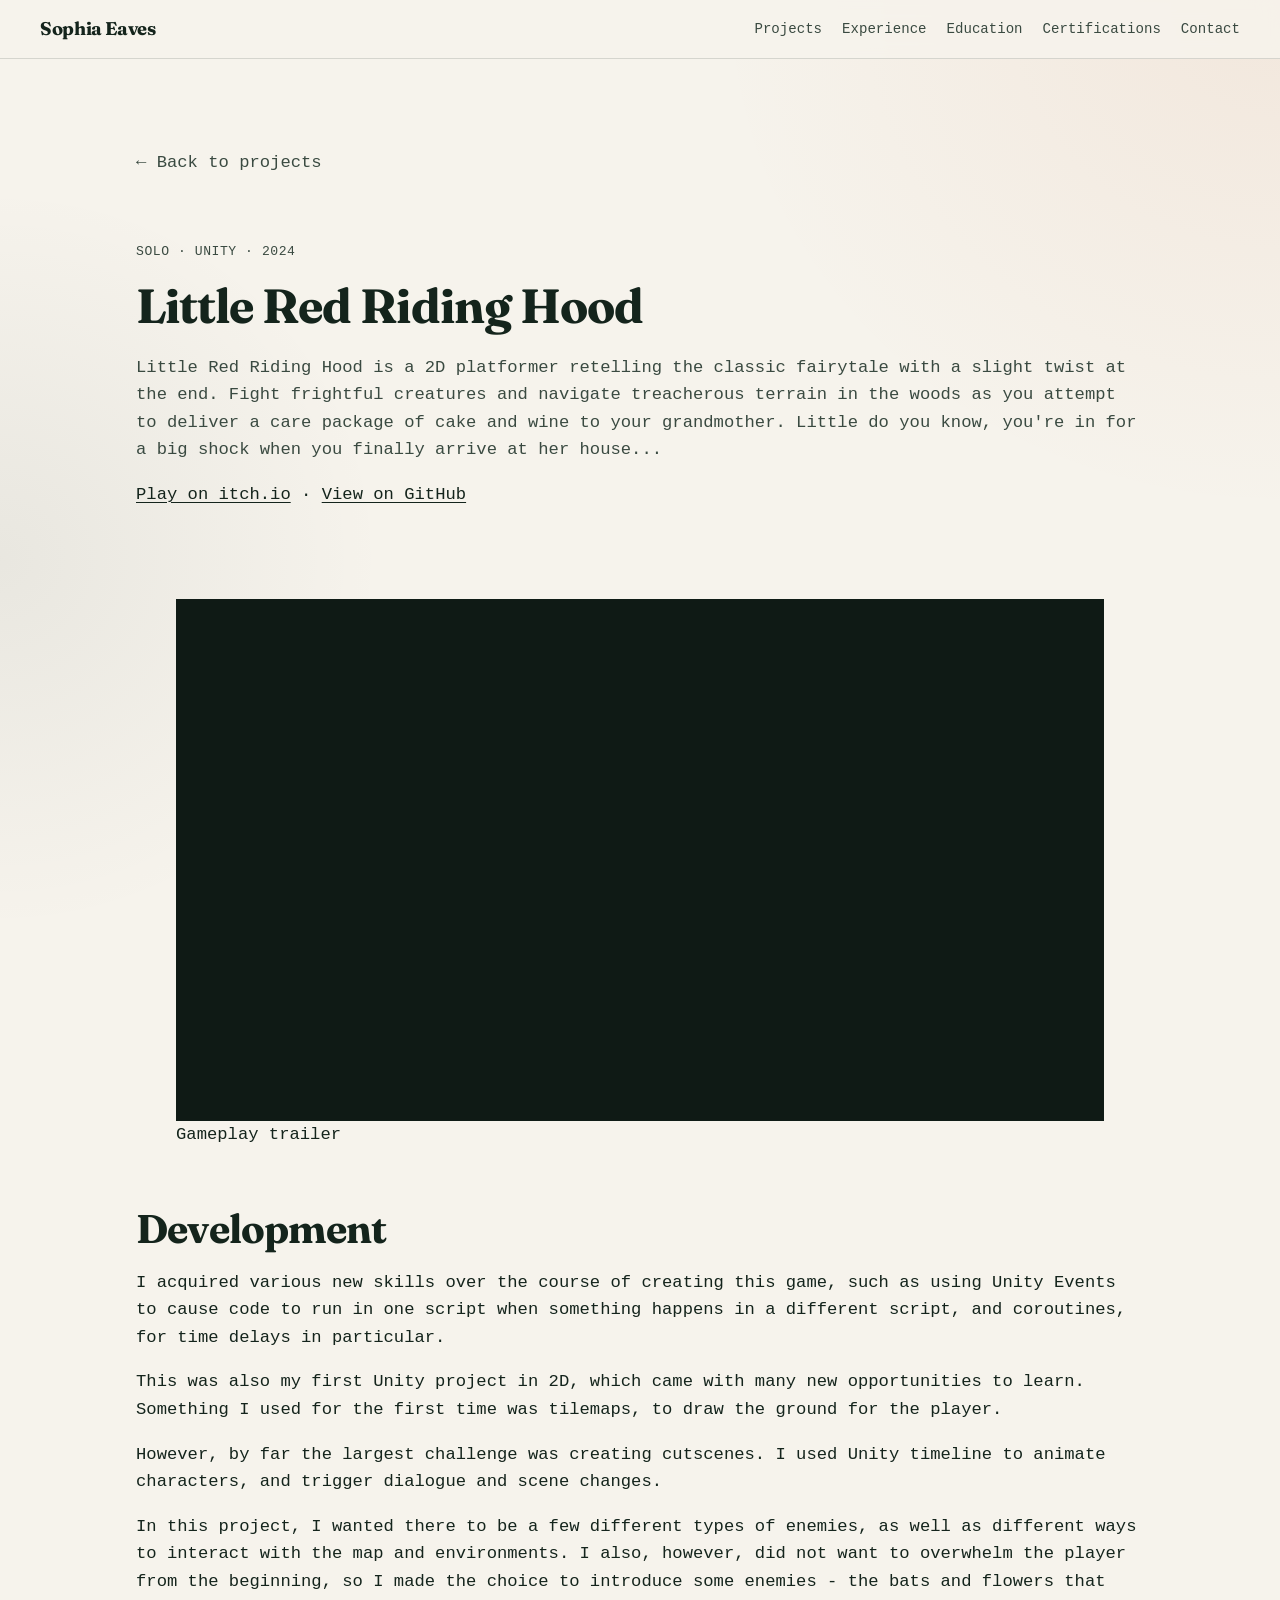
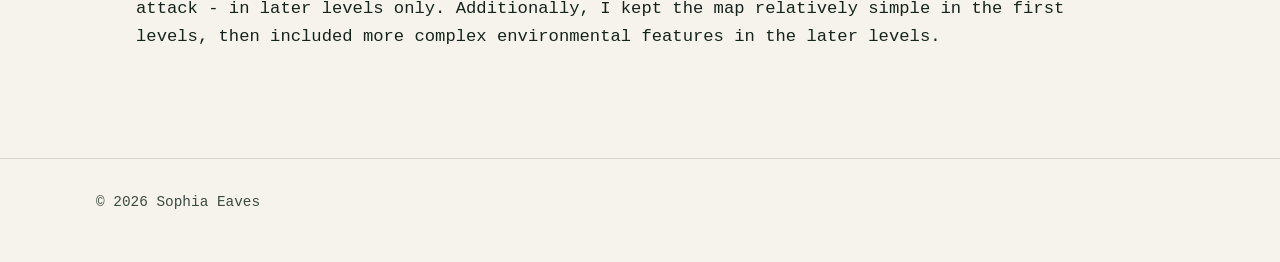
<file: projects/little-red-riding-hood.html>
<!DOCTYPE html>
<html lang="en">
  <head>
    <meta charset="utf-8" />
    <meta name="viewport" content="width=device-width, initial-scale=1" />
    <title>Little Red Riding Hood — Sophia Eaves</title>
    <meta
      name="description"
      content="Little Red Riding Hood — game project by Sophia Eaves."
    />
    <link rel="preconnect" href="https://fonts.googleapis.com" />
    <link rel="preconnect" href="https://fonts.gstatic.com" crossorigin />
    <link
      href="https://fonts.googleapis.com/css2?family=Fraunces:opsz,wght@9..144,500;9..144,700&family=Sora:wght@400;500;600&display=swap"
      rel="stylesheet"
    />
    <link rel="stylesheet" href="../styles.css" />
  </head>
  <body>
    <a class="skip-link" href="#main">Skip to content</a>

    <header class="site-header">
      <a class="logo" href="../index.html">Sophia Eaves</a>
      <nav class="nav" aria-label="Primary">
        <a href="../index.html#work">Projects</a>
        <a href="../index.html#experience">Experience</a>
        <a href="../index.html#education">Education</a>
        <a href="../index.html#courses">Certifications</a>
        <a href="../index.html#contact">Contact</a>
      </nav>
    </header>

    <main id="main" class="section project-detail">
      <p class="back-link"><a href="../index.html#work">← Back to projects</a></p>

      <!-- Intro -->
      <header class="project-detail__header">
        <p class="project-card__meta">Solo · Unity · 2024</p>
        <h1>Little Red Riding Hood</h1>
        <p class="project-detail__lede">
          Little Red Riding Hood is a 2D platformer retelling the classic fairytale with a slight twist at the end.
          Fight frightful creatures and navigate treacherous terrain in the woods as you attempt to deliver a care package
          of cake and wine to your grandmother. Little do you know, you're in for a big shock when you finally arrive
          at her house...
        </p>
        <p class="project-links">
          <a
            href="https://sophia990.itch.io/little-red-riding-hood"
            target = "_blank"
            rel="noopener noreferrer"
            >Play on itch.io</a
          >
          <span aria-hidden="true"> · </span>
          <a
            href="https://github.com/Sophia990/LittleRedRidingHood"
            target = "_blank"
            rel="noopener noreferrer"
            >View on GitHub</a
          >
        </p>
      </header>

      <figure>
            <div class="webgl-frame">
              <iframe 
              width="560" 
              height="315" 
              src="https://www.youtube.com/embed/AfAAoWfm6uU?si=WQ-R9YBDmEM3pqtm?rel=0" 
              title="Little Red Riding Hood gameplay trailer" 
              frameborder="0" 
              allow="accelerometer; autoplay; clipboard-write; encrypted-media; gyroscope; picture-in-picture; web-share" 
              referrerpolicy="strict-origin-when-cross-origin" 
              allowfullscreen>
            </iframe>
            </div>
            <figcaption>Gameplay trailer</figcaption>
          </figure>

      <!-- Process -->
      <section aria-labelledby="process-heading">
        <h2 id="process-heading">Development</h2>
        <p>
          I acquired various new skills over the course of creating this game, such as using Unity Events to cause code to run in one script when something happens in a different script, and coroutines, for time delays in particular.
        </p>
        <p>
          This was also my first Unity project in 2D, which came with many new opportunities to learn. Something I used for the first time was tilemaps, to draw the ground for the player.
        </p>
        <p>
          However, by far the largest challenge was creating cutscenes. I used Unity timeline to animate characters, and trigger dialogue and scene changes.   
        </p>
        <p>
            In this project, I wanted there to be a few different types of enemies, as well as different ways to interact with the map and environments. I also, however, did not want to overwhelm the player from the beginning, so I made the choice to introduce some enemies - the bats and flowers that attack - in later levels only. Additionally, I kept the map relatively simple in the first levels, then included more complex environmental features in the later levels. 
        </p>
      </section>
    </main>

    <footer class="site-footer">
      <p>© <span id="year">2026</span> Sophia Eaves</p>
    </footer>
    <script>
      document.getElementById("year").textContent = new Date().getFullYear();
    </script>
  </body>
</html>
</file>
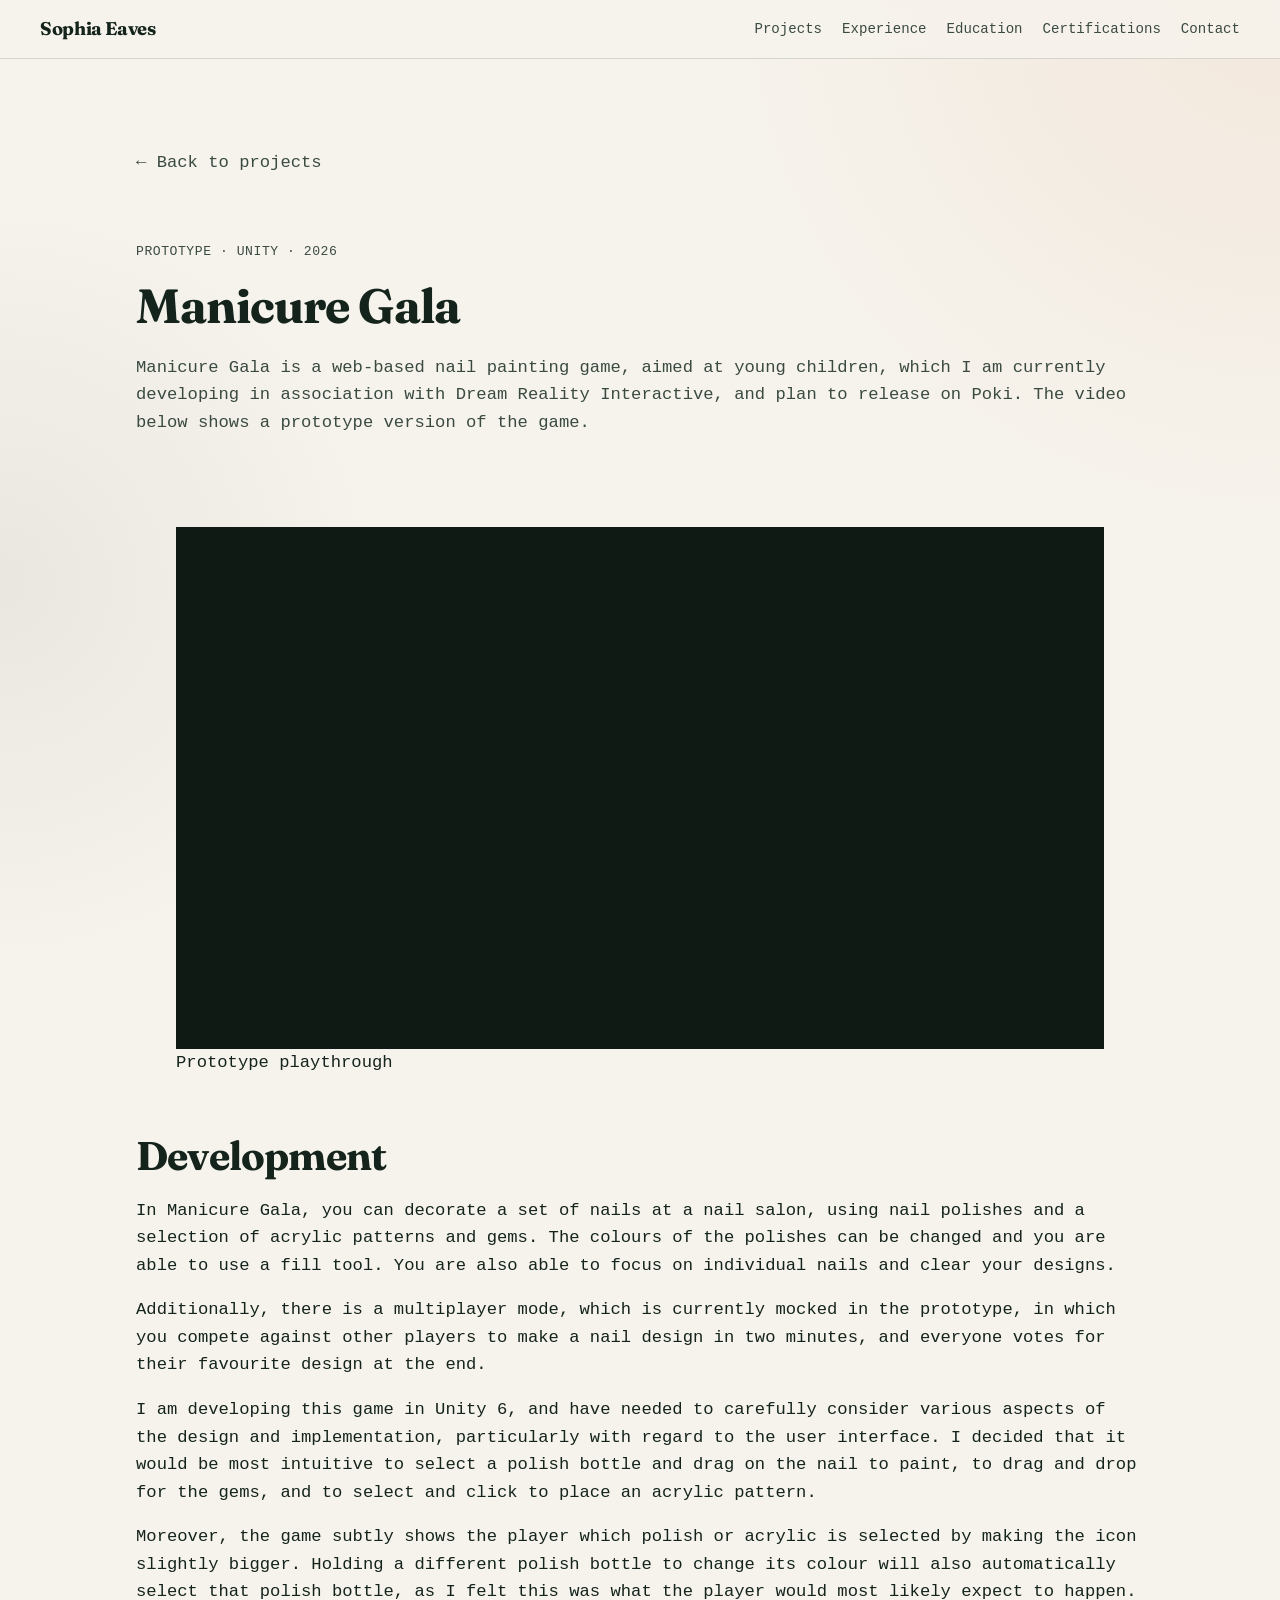
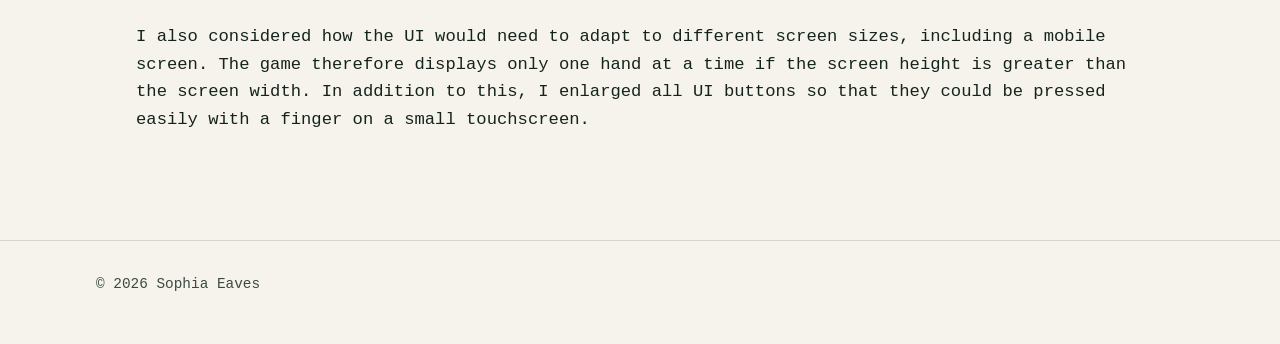
<file: projects/manicure-gala.html>
<!DOCTYPE html>
<html lang="en">
  <head>
    <meta charset="utf-8" />
    <meta name="viewport" content="width=device-width, initial-scale=1" />
    <title>Manicure Gala — Sophia Eaves</title>
    <meta
      name="description"
      content="Manicure Gala"
    />
    <link rel="preconnect" href="https://fonts.googleapis.com" />
    <link rel="preconnect" href="https://fonts.gstatic.com" crossorigin />
    <link
      href="https://fonts.googleapis.com/css2?family=Fraunces:opsz,wght@9..144,500;9..144,700&family=Sora:wght@400;500;600&display=swap"
      rel="stylesheet"
    />
    <link rel="stylesheet" href="../styles.css" />
  </head>
  <body>
    <a class="skip-link" href="#main">Skip to content</a>

    <header class="site-header">
      <a class="logo" href="../index.html">Sophia Eaves</a>
      <nav class="nav" aria-label="Primary">
        <a href="../index.html#work">Projects</a>
        <a href="../index.html#experience">Experience</a>
        <a href="../index.html#education">Education</a>
        <a href="../index.html#courses">Certifications</a>
        <a href="../index.html#contact">Contact</a>
      </nav>
    </header>

    <main id="main" class="section project-detail">
      <p class="back-link"><a href="../index.html#work">← Back to projects</a></p>

      <!-- Intro -->
      <header class="project-detail__header">
        <p class="project-card__meta">Prototype · Unity · 2026</p>
        <h1>Manicure Gala</h1>
        <p class="project-detail__lede">
          Manicure Gala is a web-based nail painting game, aimed at young children, which I am currently developing in association with Dream Reality Interactive, and plan to release on Poki. The video below shows a prototype version of the game.
        </p>
        <p class="project-links">
        </p>
      </header>

      <figure>
        <div class="webgl-frame">
            <iframe 
            width="560" 
            height="315" 
            src="https://www.youtube.com/embed/ysHrNWAV_bE?si=XSKZ60BmfWDCopS_?rel=0" 
            title="YouTube video player" 
            frameborder="0" 
            allow="accelerometer; autoplay; clipboard-write; encrypted-media; gyroscope; picture-in-picture; web-share" 
            referrerpolicy="strict-origin-when-cross-origin" 
            allowfullscreen>
        </iframe>
          </div>
            <figcaption>Prototype playthrough</figcaption>
          </figure>

      <!-- Process -->
      <section aria-labelledby="process-heading">
        <h2 id="process-heading">Development</h2>
        <p>
            In Manicure Gala, you can decorate a set of nails at a nail salon, using nail polishes and a selection of acrylic patterns and gems. The colours of the polishes can be changed and you are able to use a fill tool. You are also able to focus on individual nails and clear your designs.
        </p>
        <p>
            Additionally, there is a multiplayer mode, which is currently mocked in the prototype, in which you compete against other players to make a nail design in two minutes, and everyone votes for their favourite design at the end.
        </p>
        <p>
            I am developing this game in Unity 6, and have needed to carefully consider various aspects of the design and implementation, particularly with regard to the user interface. I decided that it would be most intuitive to select a polish bottle and drag on the nail to paint, to drag and drop for the gems, and to select and click to place an acrylic pattern.
        </p>
        <p>
            Moreover, the game subtly shows the player which polish or acrylic is selected by making the icon slightly bigger. Holding a different polish bottle to change its colour will also automatically select that polish bottle, as I felt this was what the player would most likely expect to happen.
        </p>
        <p>
            I also considered how the UI would need to adapt to different screen sizes, including a mobile screen. The game therefore displays only one hand at a time if the screen height is greater than the screen width. In addition to this, I enlarged all UI buttons so that they could be pressed easily with a finger on a small touchscreen.
        </p>
      </section>
    </main>

    <footer class="site-footer">
      <p>© <span id="year">2026</span> Sophia Eaves</p>
    </footer>
    <script>
      document.getElementById("year").textContent = new Date().getFullYear();
    </script>
  </body>
</html>
</file>
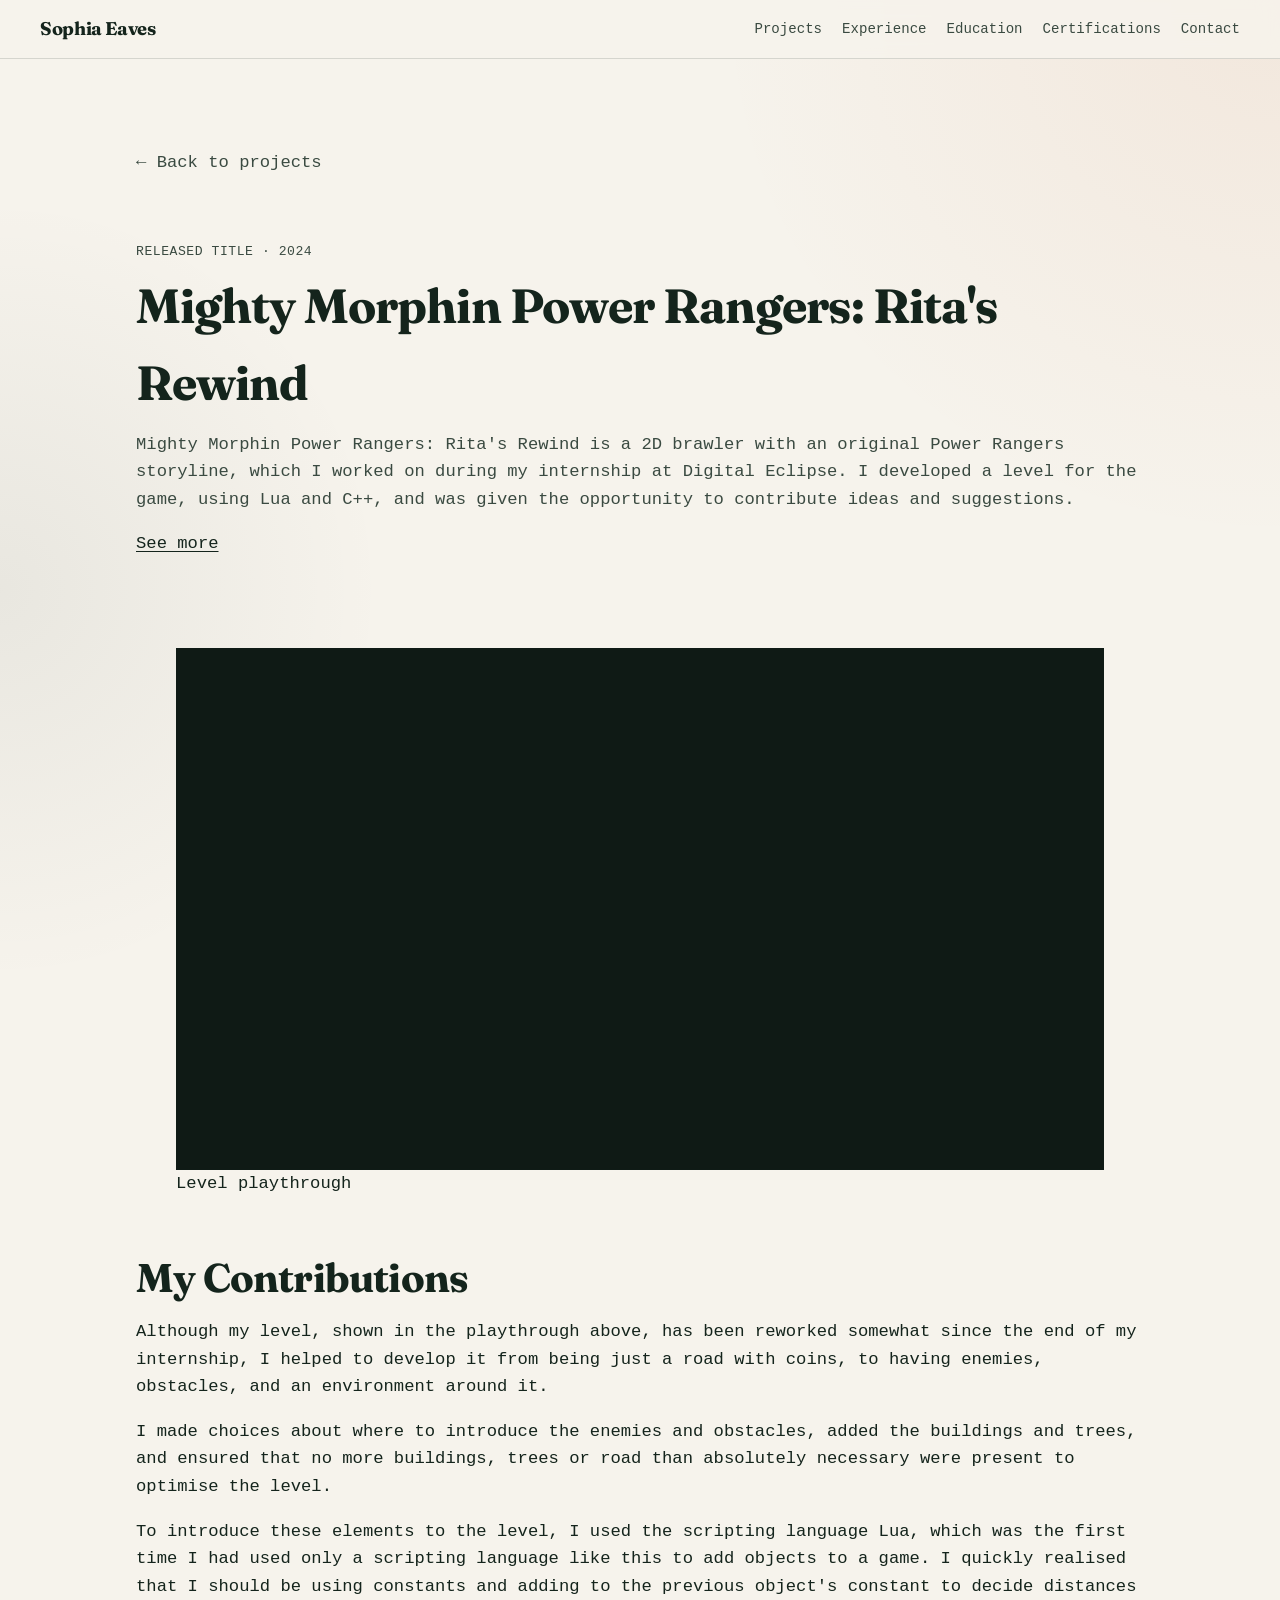
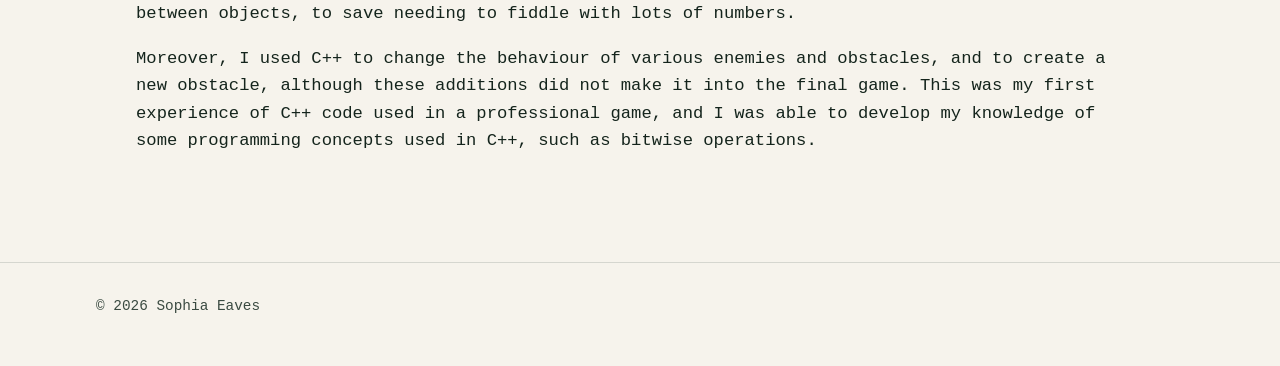
<file: projects/ritas-rewind.html>
<!DOCTYPE html>
<html lang="en">
  <head>
    <meta charset="utf-8" />
    <meta name="viewport" content="width=device-width, initial-scale=1" />
    <title>Mighty Morphin Power Rangers: Rita's Rewind — Sophia Eaves</title>
    <meta
      name="description"
      content="Mighty Morphin Power Rangers: Rita's Rewind"
    />
    <link rel="preconnect" href="https://fonts.googleapis.com" />
    <link rel="preconnect" href="https://fonts.gstatic.com" crossorigin />
    <link
      href="https://fonts.googleapis.com/css2?family=Fraunces:opsz,wght@9..144,500;9..144,700&family=Sora:wght@400;500;600&display=swap"
      rel="stylesheet"
    />
    <link rel="stylesheet" href="../styles.css" />
  </head>
  <body>
    <a class="skip-link" href="#main">Skip to content</a>

    <header class="site-header">
      <a class="logo" href="../index.html">Sophia Eaves</a>
      <nav class="nav" aria-label="Primary">
        <a href="../index.html#work">Projects</a>
        <a href="../index.html#experience">Experience</a>
        <a href="../index.html#education">Education</a>
        <a href="../index.html#courses">Certifications</a>
        <a href="../index.html#contact">Contact</a>
      </nav>
    </header>

    <main id="main" class="section project-detail">
      <p class="back-link"><a href="../index.html#work">← Back to projects</a></p>

      <!-- Intro -->
      <header class="project-detail__header">
        <p class="project-card__meta">Released Title · 2024</p>
        <h1>Mighty Morphin Power Rangers: Rita's Rewind</h1>
        <p class="project-detail__lede">
          Mighty Morphin Power Rangers: Rita's Rewind is a 2D brawler with an original Power Rangers storyline, 
          which I worked on during my internship at Digital Eclipse. I developed a level for the game, using Lua
          and C++, and was given the opportunity to contribute ideas and suggestions.
        </p>
        <p class="project-links">
          <a
            href="https://www.digitaleclipse.com/games/mmpr"
            target = "_blank"
            rel="noopener noreferrer"
            >See more</a
          >
        </p>
      </header>

      <figure>
        <div class="webgl-frame">
            <iframe 
            width="560" 
            height="315" 
            src="https://www.youtube.com/embed/chxOMACCiAo?si=ROJ08TjTYMZG02-o&amp;start=6360" 
            title="Mighty Morphin Power Rangers: Rita's Rewind level playthrough" 
            frameborder="0" 
            allow="accelerometer; autoplay; clipboard-write; encrypted-media; gyroscope; picture-in-picture; web-share" 
            referrerpolicy="strict-origin-when-cross-origin" 
            allowfullscreen>
          </iframe>
          </div>
            <figcaption>Level playthrough</figcaption>
          </figure>

      <!-- Process -->
      <section aria-labelledby="process-heading">
        <h2 id="process-heading">My Contributions</h2>
        <p>
            Although my level, shown in the playthrough above, has been reworked somewhat since the end of my internship, I helped to develop it
            from being just a road with coins, to having enemies, obstacles, and an environment around it.
        </p>
        <p>
            I made choices about where to introduce the enemies and obstacles, added the buildings and trees,
            and ensured that no more buildings, trees or road than absolutely necessary were present to optimise
            the level.
        </p>
        <p>
            To introduce these elements to the level, I used the scripting language Lua, which was the first time I
            had used only a scripting language like this to add objects to a game. I quickly realised that I should be
            using constants and adding to the previous object's constant to decide distances between objects, to
            save needing to fiddle with lots of numbers.
        </p>
        <p>
            Moreover, I used C++ to change the behaviour of various enemies and obstacles, and to create a new obstacle,
            although these additions did not make it into the final game. This was my first experience of C++ code used
            in a professional game, and I was able to develop my knowledge of some programming concepts used in C++,
            such as bitwise operations.
        </p>
      </section>
    </main>

    <footer class="site-footer">
      <p>© <span id="year">2026</span> Sophia Eaves</p>
    </footer>
    <script>
      document.getElementById("year").textContent = new Date().getFullYear();
    </script>
  </body>
</html>
</file>
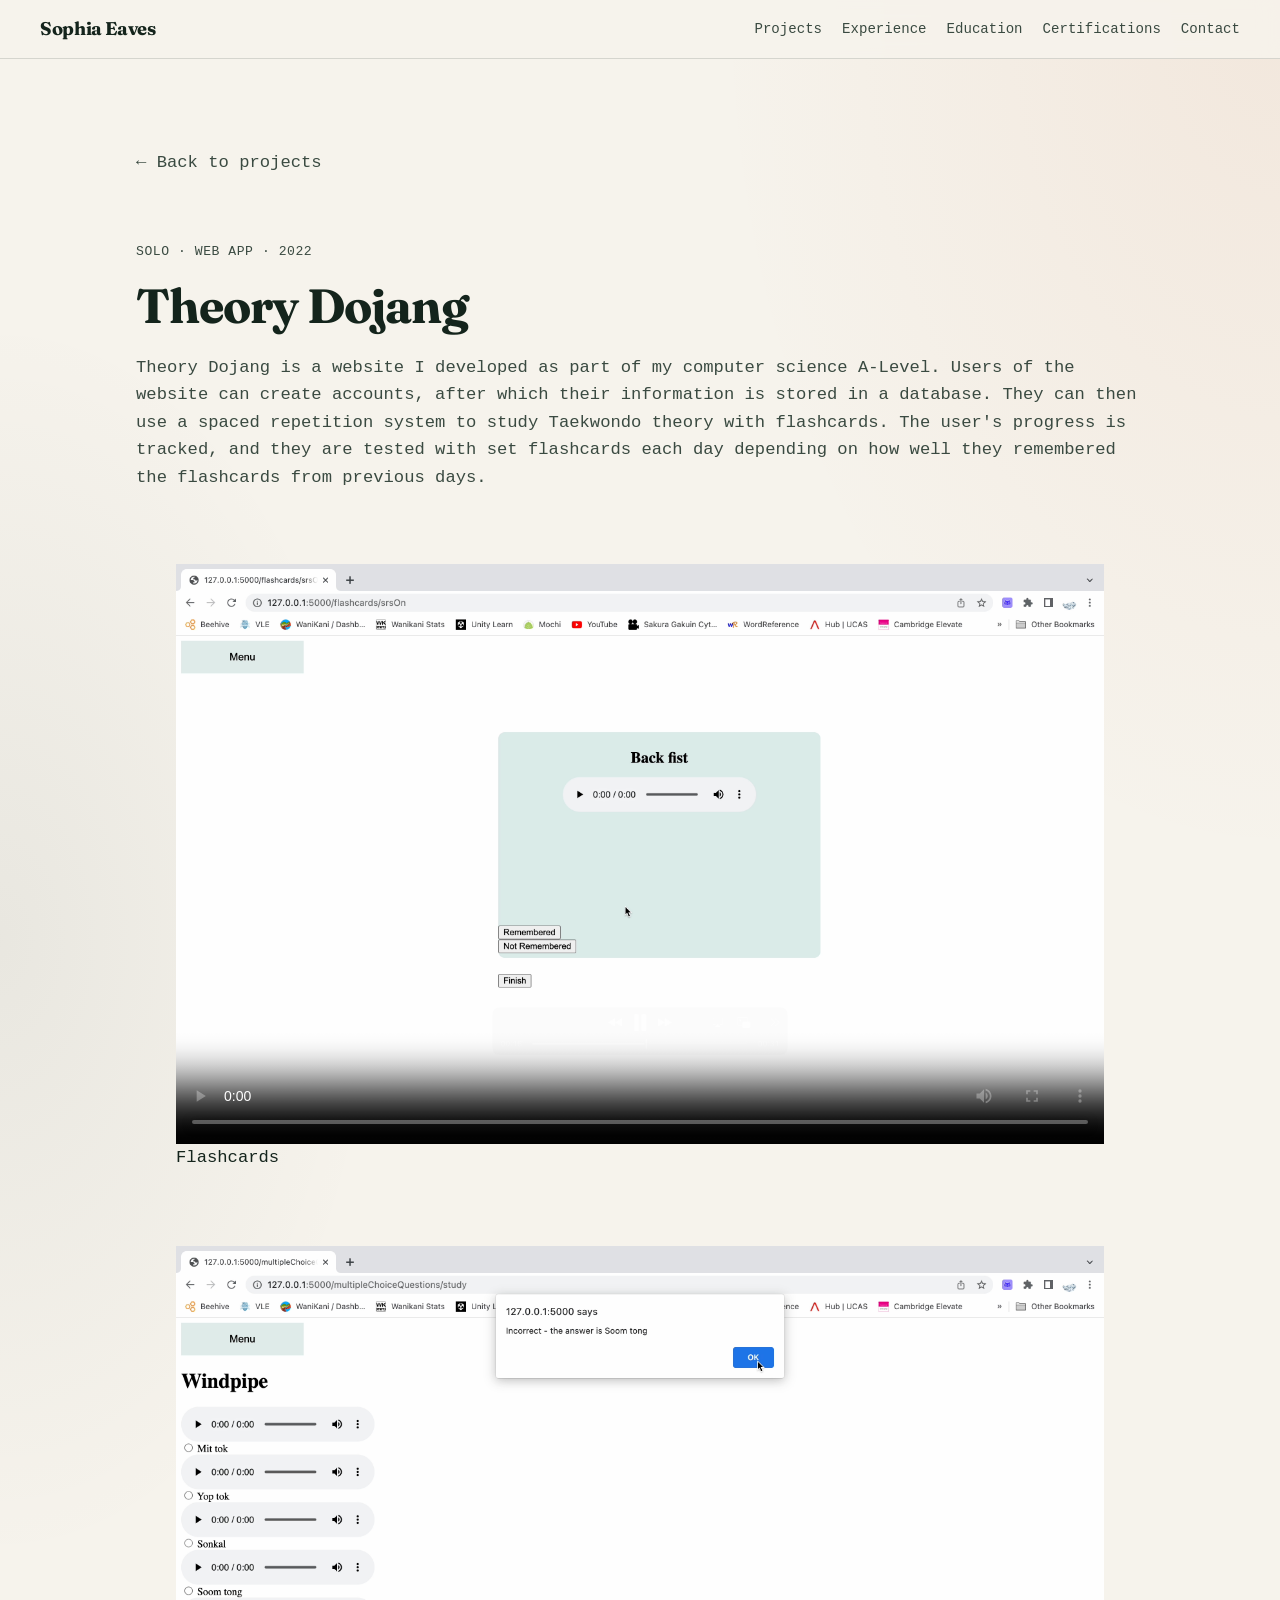
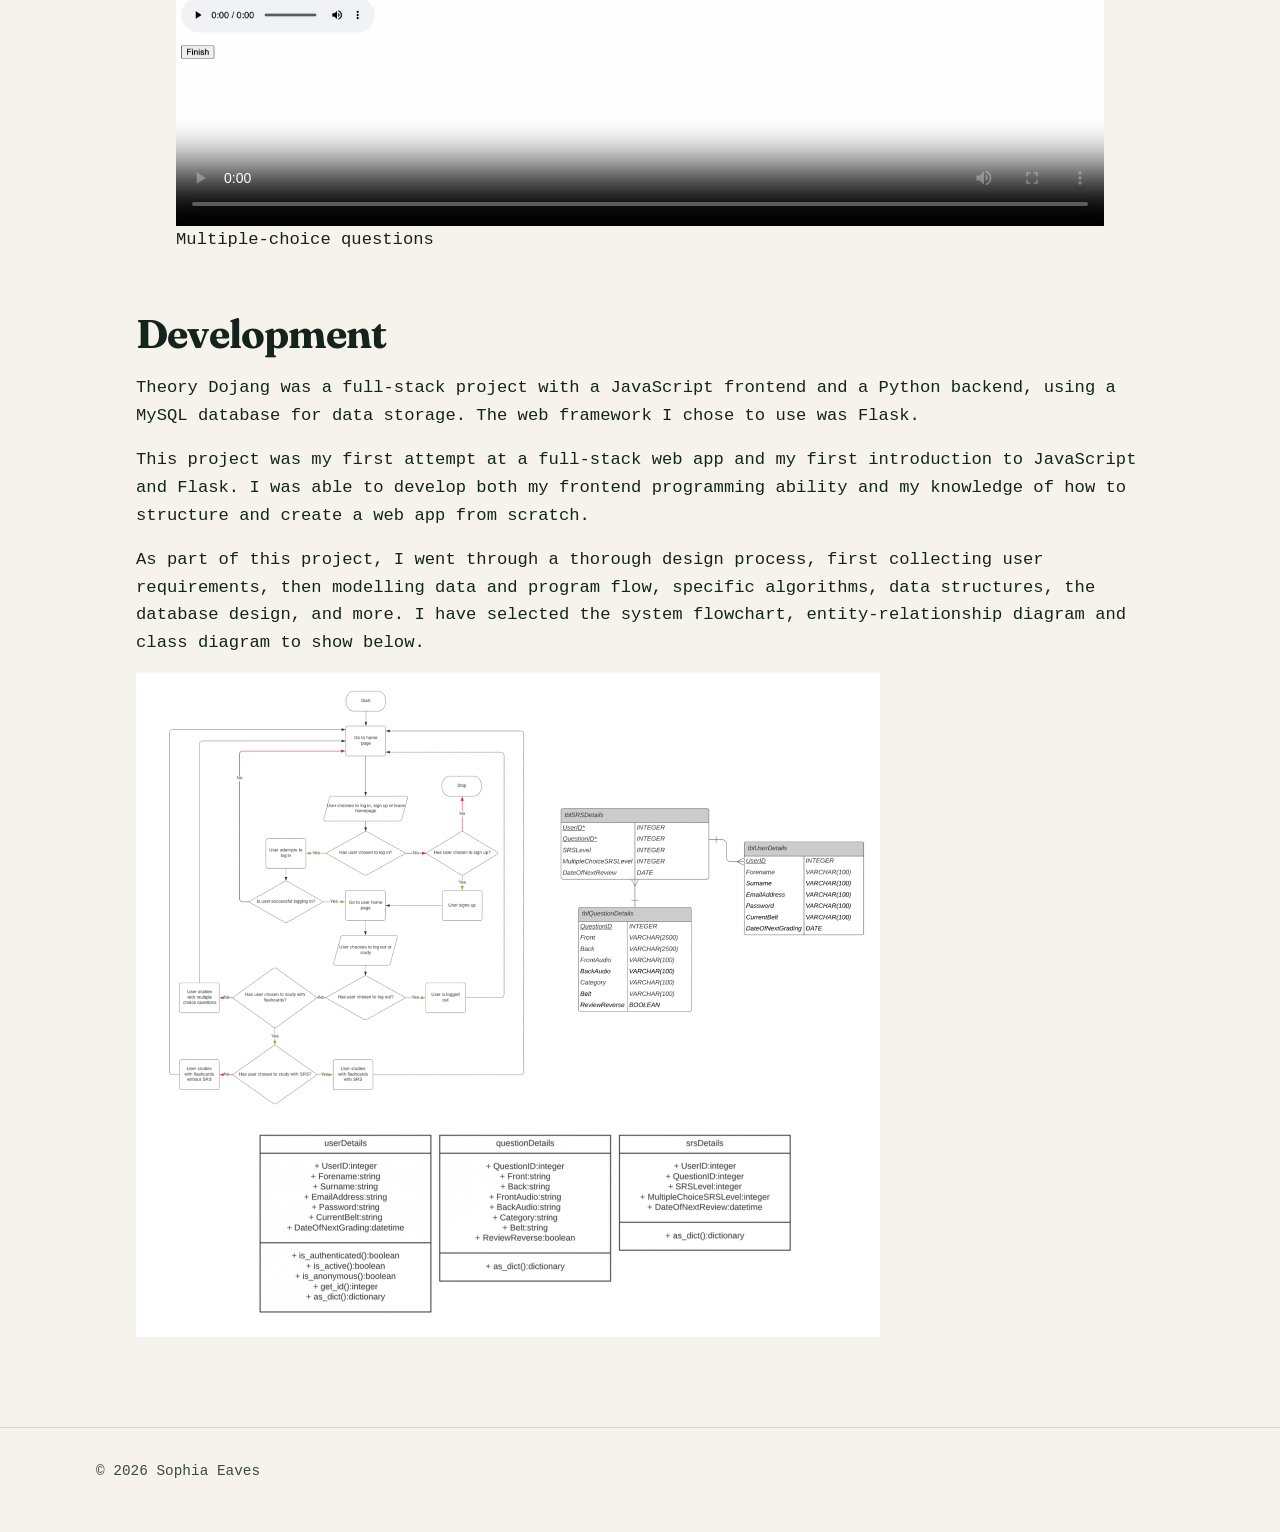
<file: projects/theory-dojang.html>
<!DOCTYPE html>
<html lang="en">
  <head>
    <meta charset="utf-8" />
    <meta name="viewport" content="width=device-width, initial-scale=1" />
    <title>Theory Dojang — Sophia Eaves</title>
    <meta
      name="description"
      content="Theory Dojang — project by Sophia Eaves."
    />
    <link rel="preconnect" href="https://fonts.googleapis.com" />
    <link rel="preconnect" href="https://fonts.gstatic.com" crossorigin />
    <link
      href="https://fonts.googleapis.com/css2?family=Fraunces:opsz,wght@9..144,500;9..144,700&family=Sora:wght@400;500;600&display=swap"
      rel="stylesheet"
    />
    <link rel="stylesheet" href="../styles.css" />
  </head>
  <body>
    <a class="skip-link" href="#main">Skip to content</a>

    <header class="site-header">
      <a class="logo" href="../index.html">Sophia Eaves</a>
      <nav class="nav" aria-label="Primary">
        <a href="../index.html#work">Projects</a>
        <a href="../index.html#experience">Experience</a>
        <a href="../index.html#education">Education</a>
        <a href="../index.html#courses">Certifications</a>
        <a href="../index.html#contact">Contact</a>
      </nav>
    </header>

    <main id="main" class="section project-detail">
      <p class="back-link"><a href="../index.html#work">← Back to projects</a></p>

      <!-- Intro -->
      <header class="project-detail__header">
        <p class="project-card__meta">Solo · Web App · 2022</p>
        <h1>Theory Dojang</h1>
        <p class="project-detail__lede">
          Theory Dojang is a website I developed as part of my computer science A-Level. Users of the website can create accounts, after which their information is stored in a database. They can then use a spaced repetition system to study Taekwondo theory with flashcards. The user's progress is tracked, and they are tested with set flashcards each day depending on how well they remembered the flashcards from previous days.
        </p>
      </header>

      <figure>
            <video
              controls
              playsinline
              poster="../assets/projects/theory-dojang/shot-01.jpg"
            >
              <source
                src="../assets/projects/theory-dojang/flashcard-video.mp4"
                type="video/mp4"
              />
              Your browser does not support the video tag.
            </video>
            <figcaption>Flashcards</figcaption>
          </figure>

      <figure>
            <video
              controls
              playsinline
              poster="../assets/projects/theory-dojang/shot-02.jpg"
            >
              <source
                src="../assets/projects/theory-dojang/questions-video.mp4"
                type="video/mp4"
              />
              Your browser does not support the video tag.
            </video>
            <figcaption>Multiple-choice questions</figcaption>
          </figure>

      <!-- Process -->
      <section aria-labelledby="process-heading">
        <h2 id="process-heading">Development</h2>
        <p>
            Theory Dojang was a full-stack project with a JavaScript frontend and a Python backend, using a MySQL
            database for data storage. The web framework I chose to use was Flask.
        </p>
        <p>
            This project was my first attempt at a full-stack web app and my first introduction to JavaScript and Flask.
            I was able to develop both my frontend programming ability and my knowledge of how to structure and create a
            web app from scratch.
        </p>
        <p>
            As part of this project, I went through a thorough design process, first collecting user requirements,
            then modelling data and program flow, specific algorithms, data structures, the database design, and more.
            I have selected the system flowchart, entity-relationship diagram and class diagram to show below.
        </p>
        <img
            src="../assets/projects/theory-dojang/diagrams.jpg"
            alt="Screenshot of the diagrams"
            width="744"
            height="664"
      />
      </section>
    </main>

    <footer class="site-footer">
      <p>© <span id="year">2026</span> Sophia Eaves</p>
    </footer>
    <script>
      document.getElementById("year").textContent = new Date().getFullYear();
    </script>
  </body>
</html>
</file>
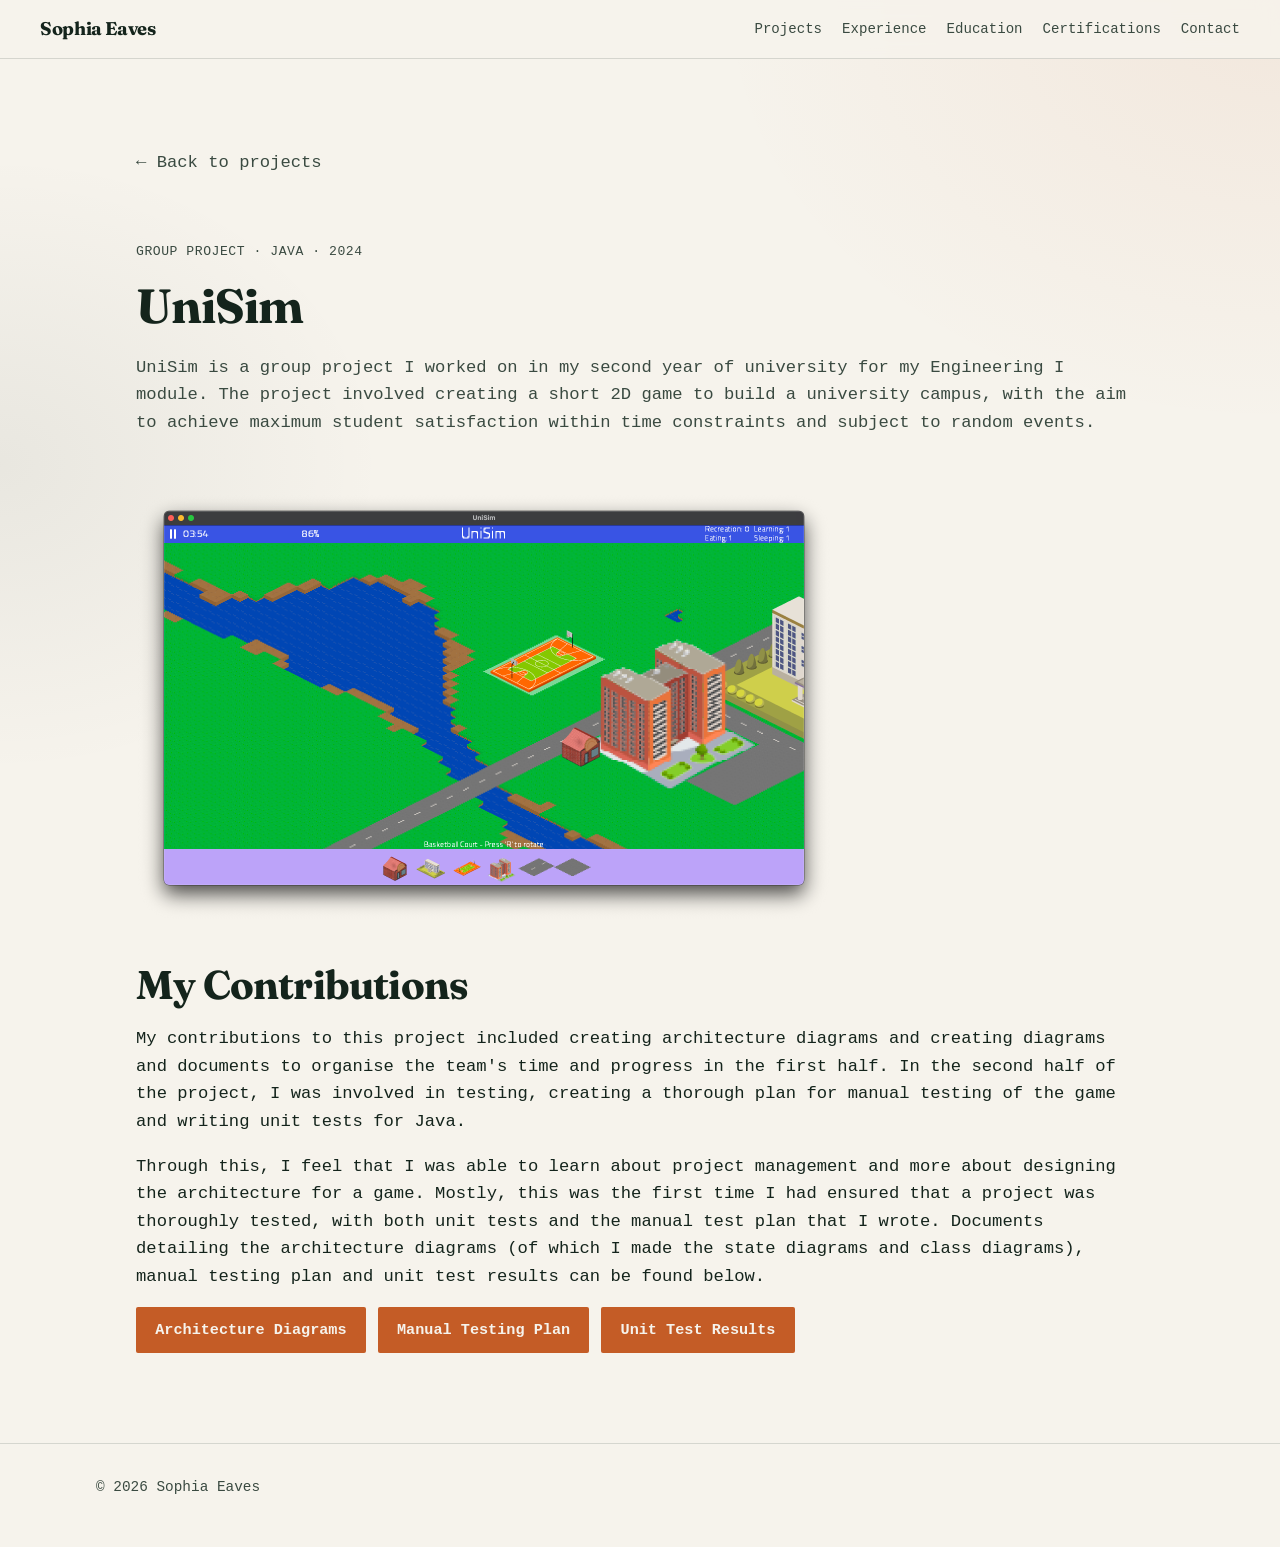
<file: projects/unisim.html>
<!DOCTYPE html>
<html lang="en">
  <head>
    <meta charset="utf-8" />
    <meta name="viewport" content="width=device-width, initial-scale=1" />
    <title>UniSim — Sophia Eaves</title>
    <meta
      name="description"
      content="UniSim — game project"
    />
    <link rel="preconnect" href="https://fonts.googleapis.com" />
    <link rel="preconnect" href="https://fonts.gstatic.com" crossorigin />
    <link
      href="https://fonts.googleapis.com/css2?family=Fraunces:opsz,wght@9..144,500;9..144,700&family=Sora:wght@400;500;600&display=swap"
      rel="stylesheet"
    />
    <link rel="stylesheet" href="../styles.css" />
  </head>
  <body>
    <a class="skip-link" href="#main">Skip to content</a>

    <header class="site-header">
      <a class="logo" href="../index.html">Sophia Eaves</a>
      <nav class="nav" aria-label="Primary">
        <a href="../index.html#work">Projects</a>
        <a href="../index.html#experience">Experience</a>
        <a href="../index.html#education">Education</a>
        <a href="../index.html#courses">Certifications</a>
        <a href="../index.html#contact">Contact</a>
      </nav>
    </header>

    <main id="main" class="section project-detail">
      <p class="back-link"><a href="../index.html#work">← Back to projects</a></p>

      <!-- Intro -->
      <header class="project-detail__header">
        <p class="project-card__meta">Group Project · Java · 2024</p>
        <h1>UniSim</h1>
        <p class="project-detail__lede">
          UniSim is a group project I worked on in my second year of university for my Engineering I module.
          The project involved creating a short 2D game to build a university campus, with the aim to achieve
          maximum student satisfaction within time constraints and subject to random events.
        </p>
      </header>

      <img
            src="../assets/projects/unisim/unisim.jpg"
            alt="Screenshot of the game"
            width="696"
            height="430"
      />

      <!-- Process -->
      <section aria-labelledby="process-heading">
        <h2 id="process-heading">My Contributions</h2>
        <p>
            My contributions to this project included creating architecture diagrams and creating diagrams and 
            documents to organise the team's time and progress in the first half. In the second half of the project,
            I was involved in testing, creating a thorough plan for manual testing of the game and writing unit tests
            for Java.
        </p>
        <p>
            Through this, I feel that I was able to learn about project management and more about designing the 
            architecture for a game. Mostly, this was the first time I had ensured that a project was thoroughly
            tested, with both unit tests and the manual test plan that I wrote. Documents detailing the architecture
            diagrams (of which I made the state diagrams and class diagrams), manual testing plan and unit test results
            can be found below.
        </p>
        <div class="hero__actions">
            <a class="btn btn--primary" href="../assets/projects/unisim/architecture-diagrams.pdf" target="_blank" download>Architecture Diagrams</a>
            <a class="btn btn--primary" href="../assets/projects/unisim/manual-tests.pdf" target="_blank" download>Manual Testing Plan</a>
            <a class="btn btn--primary" href="../assets/projects/unisim/testSummary/index.html" target="_blank">Unit Test Results</a>
        </div>
      </section>
    </main>

    <footer class="site-footer">
      <p>© <span id="year">2026</span> Sophia Eaves</p>
    </footer>
    <script>
      document.getElementById("year").textContent = new Date().getFullYear();
    </script>
  </body>
</html>
</file>
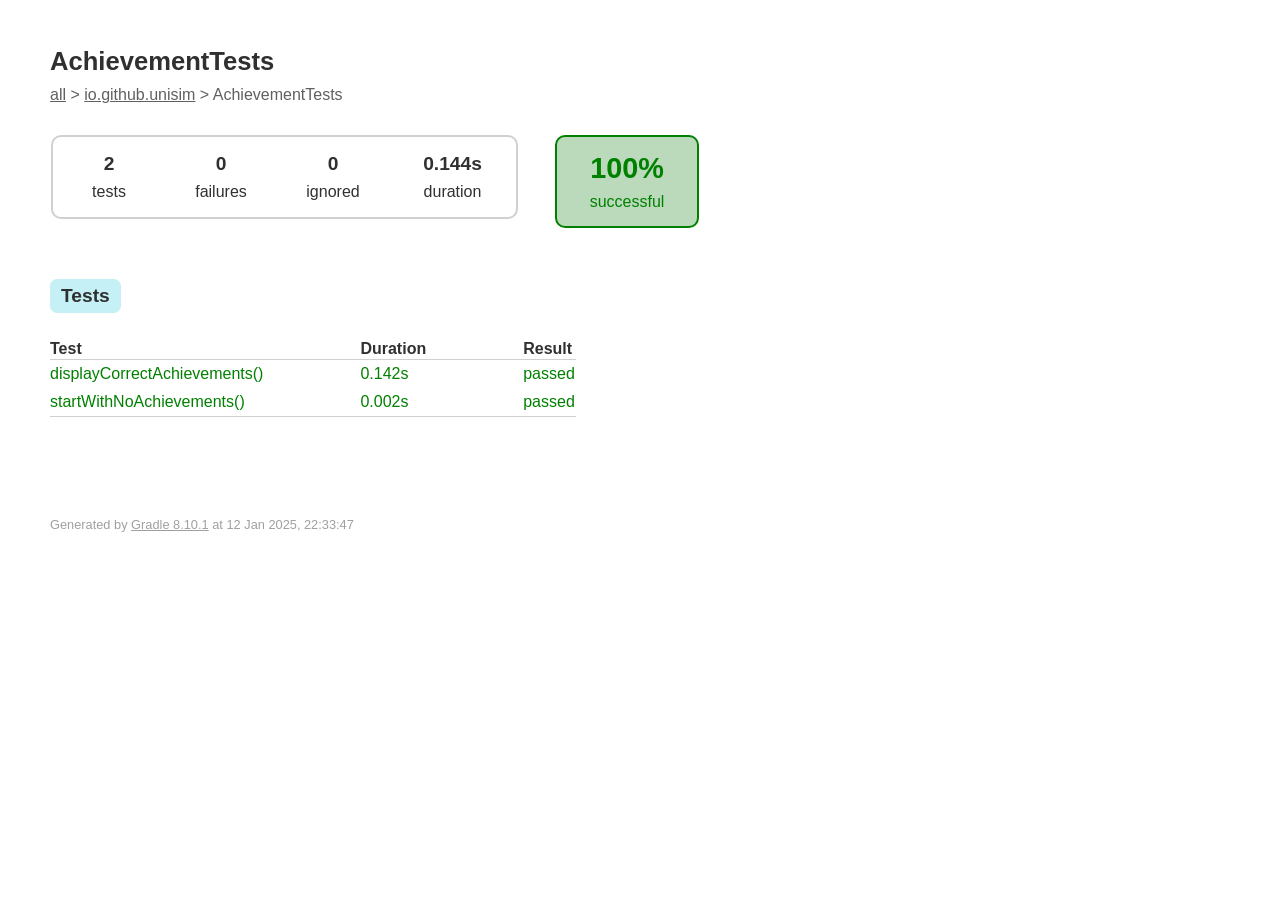
<file: assets/projects/unisim/testSummary/classes/io.github.unisim.AchievementTests.html>
<!DOCTYPE html>
<html>
<head>
<meta http-equiv="Content-Type" content="text/html; charset=utf-8"/>
<meta http-equiv="x-ua-compatible" content="IE=edge"/>
<title>Test results - AchievementTests</title>
<link href="../css/base-style.css" rel="stylesheet" type="text/css"/>
<link href="../css/style.css" rel="stylesheet" type="text/css"/>
<script src="../js/report.js" type="text/javascript"></script>
</head>
<body>
<div id="content">
<h1>AchievementTests</h1>
<div class="breadcrumbs">
<a href="../index.html">all</a> &gt; 
<a href="../packages/io.github.unisim.html">io.github.unisim</a> &gt; AchievementTests</div>
<div id="summary">
<table>
<tr>
<td>
<div class="summaryGroup">
<table>
<tr>
<td>
<div class="infoBox" id="tests">
<div class="counter">2</div>
<p>tests</p>
</div>
</td>
<td>
<div class="infoBox" id="failures">
<div class="counter">0</div>
<p>failures</p>
</div>
</td>
<td>
<div class="infoBox" id="ignored">
<div class="counter">0</div>
<p>ignored</p>
</div>
</td>
<td>
<div class="infoBox" id="duration">
<div class="counter">0.144s</div>
<p>duration</p>
</div>
</td>
</tr>
</table>
</div>
</td>
<td>
<div class="infoBox success" id="successRate">
<div class="percent">100%</div>
<p>successful</p>
</div>
</td>
</tr>
</table>
</div>
<div id="tabs">
<ul class="tabLinks">
<li>
<a href="#tab0">Tests</a>
</li>
</ul>
<div id="tab0" class="tab">
<h2>Tests</h2>
<table>
<thead>
<tr>
<th>Test</th>
<th>Duration</th>
<th>Result</th>
</tr>
</thead>
<tr>
<td class="success">displayCorrectAchievements()</td>
<td class="success">0.142s</td>
<td class="success">passed</td>
</tr>
<tr>
<td class="success">startWithNoAchievements()</td>
<td class="success">0.002s</td>
<td class="success">passed</td>
</tr>
</table>
</div>
</div>
<div id="footer">
<p>
<div>
<label class="hidden" id="label-for-line-wrapping-toggle" for="line-wrapping-toggle">Wrap lines
<input id="line-wrapping-toggle" type="checkbox" autocomplete="off"/>
</label>
</div>Generated by 
<a href="http://www.gradle.org">Gradle 8.10.1</a> at 12 Jan 2025, 22:33:47</p>
</div>
</div>
</body>
</html>
</file>
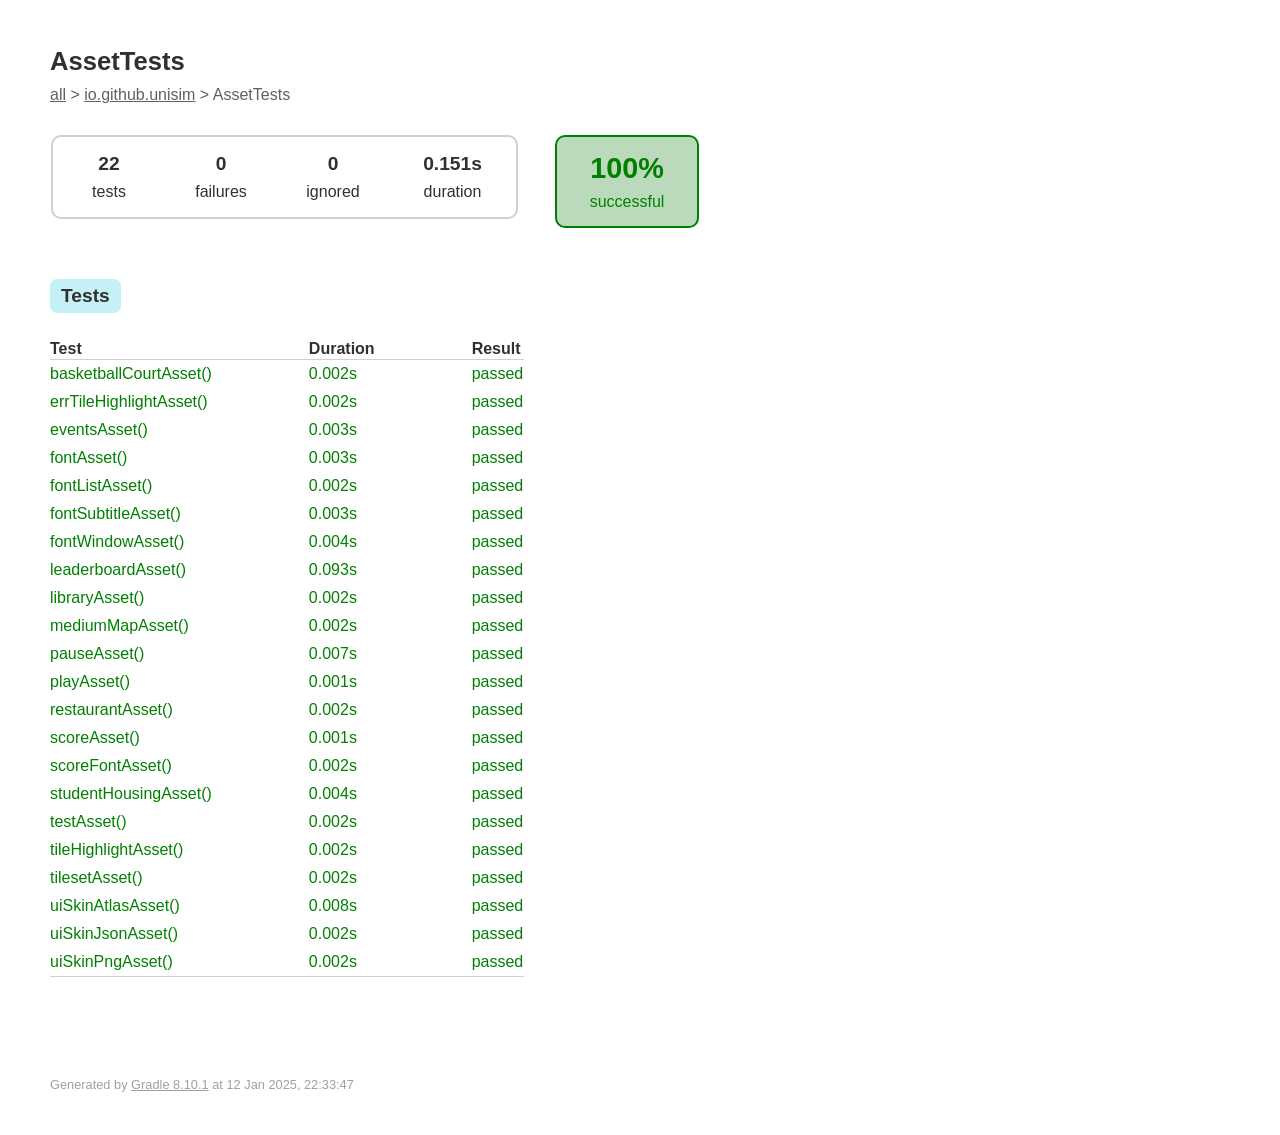
<file: assets/projects/unisim/testSummary/classes/io.github.unisim.AssetTests.html>
<!DOCTYPE html>
<html>
<head>
<meta http-equiv="Content-Type" content="text/html; charset=utf-8"/>
<meta http-equiv="x-ua-compatible" content="IE=edge"/>
<title>Test results - AssetTests</title>
<link href="../css/base-style.css" rel="stylesheet" type="text/css"/>
<link href="../css/style.css" rel="stylesheet" type="text/css"/>
<script src="../js/report.js" type="text/javascript"></script>
</head>
<body>
<div id="content">
<h1>AssetTests</h1>
<div class="breadcrumbs">
<a href="../index.html">all</a> &gt; 
<a href="../packages/io.github.unisim.html">io.github.unisim</a> &gt; AssetTests</div>
<div id="summary">
<table>
<tr>
<td>
<div class="summaryGroup">
<table>
<tr>
<td>
<div class="infoBox" id="tests">
<div class="counter">22</div>
<p>tests</p>
</div>
</td>
<td>
<div class="infoBox" id="failures">
<div class="counter">0</div>
<p>failures</p>
</div>
</td>
<td>
<div class="infoBox" id="ignored">
<div class="counter">0</div>
<p>ignored</p>
</div>
</td>
<td>
<div class="infoBox" id="duration">
<div class="counter">0.151s</div>
<p>duration</p>
</div>
</td>
</tr>
</table>
</div>
</td>
<td>
<div class="infoBox success" id="successRate">
<div class="percent">100%</div>
<p>successful</p>
</div>
</td>
</tr>
</table>
</div>
<div id="tabs">
<ul class="tabLinks">
<li>
<a href="#tab0">Tests</a>
</li>
</ul>
<div id="tab0" class="tab">
<h2>Tests</h2>
<table>
<thead>
<tr>
<th>Test</th>
<th>Duration</th>
<th>Result</th>
</tr>
</thead>
<tr>
<td class="success">basketballCourtAsset()</td>
<td class="success">0.002s</td>
<td class="success">passed</td>
</tr>
<tr>
<td class="success">errTileHighlightAsset()</td>
<td class="success">0.002s</td>
<td class="success">passed</td>
</tr>
<tr>
<td class="success">eventsAsset()</td>
<td class="success">0.003s</td>
<td class="success">passed</td>
</tr>
<tr>
<td class="success">fontAsset()</td>
<td class="success">0.003s</td>
<td class="success">passed</td>
</tr>
<tr>
<td class="success">fontListAsset()</td>
<td class="success">0.002s</td>
<td class="success">passed</td>
</tr>
<tr>
<td class="success">fontSubtitleAsset()</td>
<td class="success">0.003s</td>
<td class="success">passed</td>
</tr>
<tr>
<td class="success">fontWindowAsset()</td>
<td class="success">0.004s</td>
<td class="success">passed</td>
</tr>
<tr>
<td class="success">leaderboardAsset()</td>
<td class="success">0.093s</td>
<td class="success">passed</td>
</tr>
<tr>
<td class="success">libraryAsset()</td>
<td class="success">0.002s</td>
<td class="success">passed</td>
</tr>
<tr>
<td class="success">mediumMapAsset()</td>
<td class="success">0.002s</td>
<td class="success">passed</td>
</tr>
<tr>
<td class="success">pauseAsset()</td>
<td class="success">0.007s</td>
<td class="success">passed</td>
</tr>
<tr>
<td class="success">playAsset()</td>
<td class="success">0.001s</td>
<td class="success">passed</td>
</tr>
<tr>
<td class="success">restaurantAsset()</td>
<td class="success">0.002s</td>
<td class="success">passed</td>
</tr>
<tr>
<td class="success">scoreAsset()</td>
<td class="success">0.001s</td>
<td class="success">passed</td>
</tr>
<tr>
<td class="success">scoreFontAsset()</td>
<td class="success">0.002s</td>
<td class="success">passed</td>
</tr>
<tr>
<td class="success">studentHousingAsset()</td>
<td class="success">0.004s</td>
<td class="success">passed</td>
</tr>
<tr>
<td class="success">testAsset()</td>
<td class="success">0.002s</td>
<td class="success">passed</td>
</tr>
<tr>
<td class="success">tileHighlightAsset()</td>
<td class="success">0.002s</td>
<td class="success">passed</td>
</tr>
<tr>
<td class="success">tilesetAsset()</td>
<td class="success">0.002s</td>
<td class="success">passed</td>
</tr>
<tr>
<td class="success">uiSkinAtlasAsset()</td>
<td class="success">0.008s</td>
<td class="success">passed</td>
</tr>
<tr>
<td class="success">uiSkinJsonAsset()</td>
<td class="success">0.002s</td>
<td class="success">passed</td>
</tr>
<tr>
<td class="success">uiSkinPngAsset()</td>
<td class="success">0.002s</td>
<td class="success">passed</td>
</tr>
</table>
</div>
</div>
<div id="footer">
<p>
<div>
<label class="hidden" id="label-for-line-wrapping-toggle" for="line-wrapping-toggle">Wrap lines
<input id="line-wrapping-toggle" type="checkbox" autocomplete="off"/>
</label>
</div>Generated by 
<a href="http://www.gradle.org">Gradle 8.10.1</a> at 12 Jan 2025, 22:33:47</p>
</div>
</div>
</body>
</html>
</file>
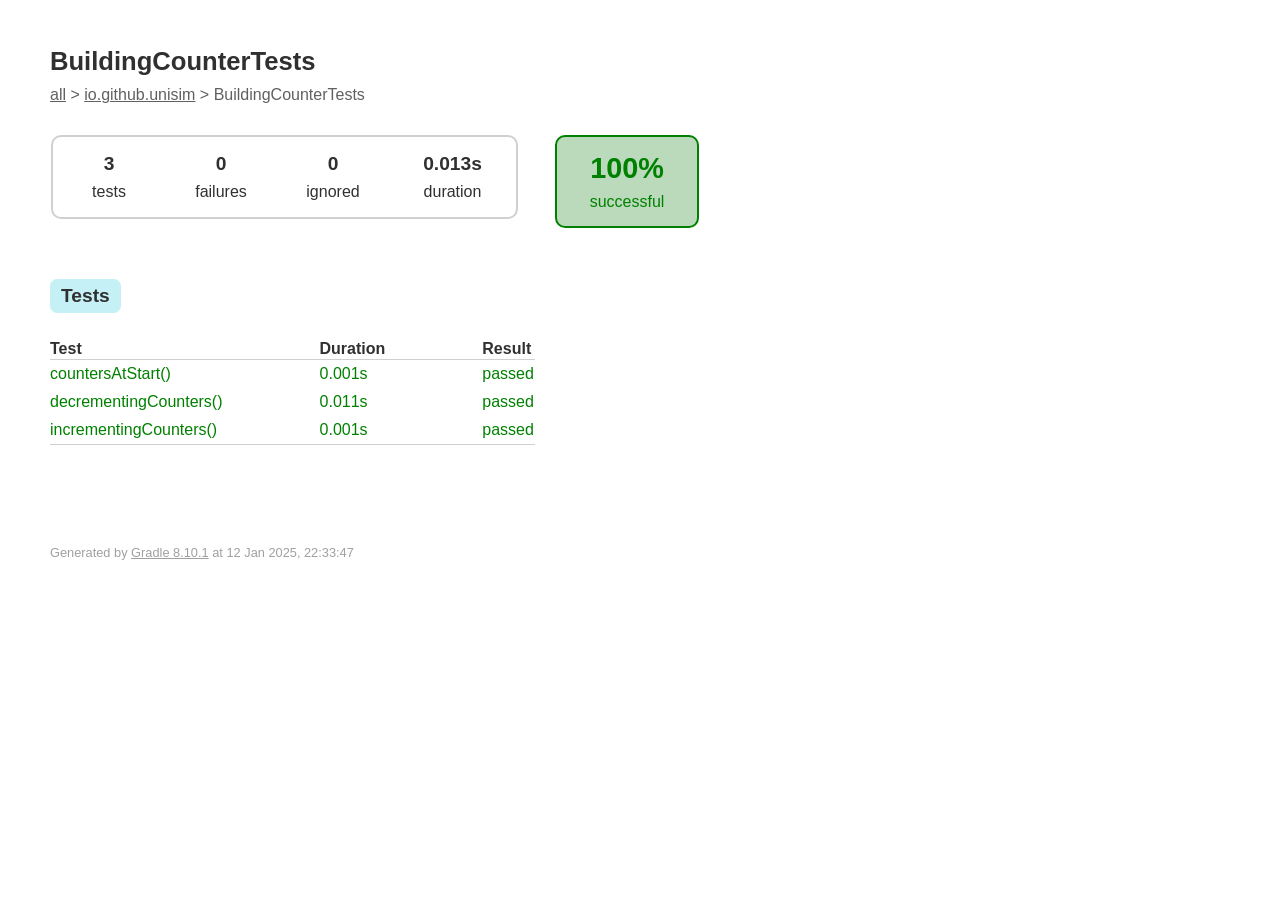
<file: assets/projects/unisim/testSummary/classes/io.github.unisim.BuildingCounterTests.html>
<!DOCTYPE html>
<html>
<head>
<meta http-equiv="Content-Type" content="text/html; charset=utf-8"/>
<meta http-equiv="x-ua-compatible" content="IE=edge"/>
<title>Test results - BuildingCounterTests</title>
<link href="../css/base-style.css" rel="stylesheet" type="text/css"/>
<link href="../css/style.css" rel="stylesheet" type="text/css"/>
<script src="../js/report.js" type="text/javascript"></script>
</head>
<body>
<div id="content">
<h1>BuildingCounterTests</h1>
<div class="breadcrumbs">
<a href="../index.html">all</a> &gt; 
<a href="../packages/io.github.unisim.html">io.github.unisim</a> &gt; BuildingCounterTests</div>
<div id="summary">
<table>
<tr>
<td>
<div class="summaryGroup">
<table>
<tr>
<td>
<div class="infoBox" id="tests">
<div class="counter">3</div>
<p>tests</p>
</div>
</td>
<td>
<div class="infoBox" id="failures">
<div class="counter">0</div>
<p>failures</p>
</div>
</td>
<td>
<div class="infoBox" id="ignored">
<div class="counter">0</div>
<p>ignored</p>
</div>
</td>
<td>
<div class="infoBox" id="duration">
<div class="counter">0.013s</div>
<p>duration</p>
</div>
</td>
</tr>
</table>
</div>
</td>
<td>
<div class="infoBox success" id="successRate">
<div class="percent">100%</div>
<p>successful</p>
</div>
</td>
</tr>
</table>
</div>
<div id="tabs">
<ul class="tabLinks">
<li>
<a href="#tab0">Tests</a>
</li>
</ul>
<div id="tab0" class="tab">
<h2>Tests</h2>
<table>
<thead>
<tr>
<th>Test</th>
<th>Duration</th>
<th>Result</th>
</tr>
</thead>
<tr>
<td class="success">countersAtStart()</td>
<td class="success">0.001s</td>
<td class="success">passed</td>
</tr>
<tr>
<td class="success">decrementingCounters()</td>
<td class="success">0.011s</td>
<td class="success">passed</td>
</tr>
<tr>
<td class="success">incrementingCounters()</td>
<td class="success">0.001s</td>
<td class="success">passed</td>
</tr>
</table>
</div>
</div>
<div id="footer">
<p>
<div>
<label class="hidden" id="label-for-line-wrapping-toggle" for="line-wrapping-toggle">Wrap lines
<input id="line-wrapping-toggle" type="checkbox" autocomplete="off"/>
</label>
</div>Generated by 
<a href="http://www.gradle.org">Gradle 8.10.1</a> at 12 Jan 2025, 22:33:47</p>
</div>
</div>
</body>
</html>
</file>
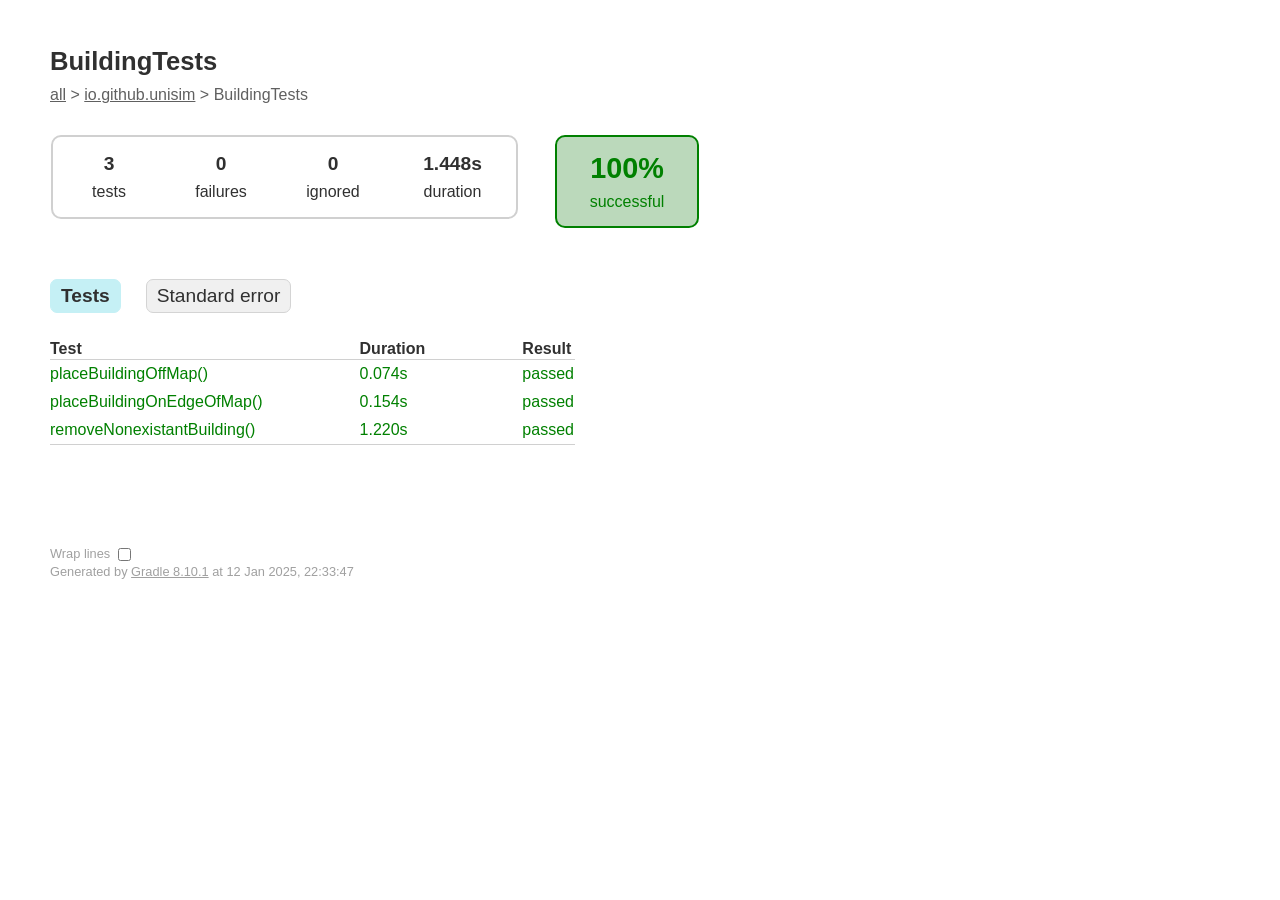
<file: assets/projects/unisim/testSummary/classes/io.github.unisim.BuildingTests.html>
<!DOCTYPE html>
<html>
<head>
<meta http-equiv="Content-Type" content="text/html; charset=utf-8"/>
<meta http-equiv="x-ua-compatible" content="IE=edge"/>
<title>Test results - BuildingTests</title>
<link href="../css/base-style.css" rel="stylesheet" type="text/css"/>
<link href="../css/style.css" rel="stylesheet" type="text/css"/>
<script src="../js/report.js" type="text/javascript"></script>
</head>
<body>
<div id="content">
<h1>BuildingTests</h1>
<div class="breadcrumbs">
<a href="../index.html">all</a> &gt; 
<a href="../packages/io.github.unisim.html">io.github.unisim</a> &gt; BuildingTests</div>
<div id="summary">
<table>
<tr>
<td>
<div class="summaryGroup">
<table>
<tr>
<td>
<div class="infoBox" id="tests">
<div class="counter">3</div>
<p>tests</p>
</div>
</td>
<td>
<div class="infoBox" id="failures">
<div class="counter">0</div>
<p>failures</p>
</div>
</td>
<td>
<div class="infoBox" id="ignored">
<div class="counter">0</div>
<p>ignored</p>
</div>
</td>
<td>
<div class="infoBox" id="duration">
<div class="counter">1.448s</div>
<p>duration</p>
</div>
</td>
</tr>
</table>
</div>
</td>
<td>
<div class="infoBox success" id="successRate">
<div class="percent">100%</div>
<p>successful</p>
</div>
</td>
</tr>
</table>
</div>
<div id="tabs">
<ul class="tabLinks">
<li>
<a href="#tab0">Tests</a>
</li>
<li>
<a href="#tab1">Standard error</a>
</li>
</ul>
<div id="tab0" class="tab">
<h2>Tests</h2>
<table>
<thead>
<tr>
<th>Test</th>
<th>Duration</th>
<th>Result</th>
</tr>
</thead>
<tr>
<td class="success">placeBuildingOffMap()</td>
<td class="success">0.074s</td>
<td class="success">passed</td>
</tr>
<tr>
<td class="success">placeBuildingOnEdgeOfMap()</td>
<td class="success">0.154s</td>
<td class="success">passed</td>
</tr>
<tr>
<td class="success">removeNonexistantBuilding()</td>
<td class="success">1.220s</td>
<td class="success">passed</td>
</tr>
</table>
</div>
<div id="tab1" class="tab">
<h2>Standard error</h2>
<span class="code">
<pre>WARNING: A Java agent has been loaded dynamically (/Users/sophiaeaves/.gradle/caches/modules-2/files-2.1/net.bytebuddy/byte-buddy-agent/1.14.12/be4984cb6fd1ef1d11f218a648889dfda44b8a15/byte-buddy-agent-1.14.12.jar)
WARNING: If a serviceability tool is in use, please run with -XX:+EnableDynamicAgentLoading to hide this warning
WARNING: If a serviceability tool is not in use, please run with -Djdk.instrument.traceUsage for more information
WARNING: Dynamic loading of agents will be disallowed by default in a future release
</pre>
</span>
</div>
</div>
<div id="footer">
<p>
<div>
<label class="hidden" id="label-for-line-wrapping-toggle" for="line-wrapping-toggle">Wrap lines
<input id="line-wrapping-toggle" type="checkbox" autocomplete="off"/>
</label>
</div>Generated by 
<a href="http://www.gradle.org">Gradle 8.10.1</a> at 12 Jan 2025, 22:33:47</p>
</div>
</div>
</body>
</html>
</file>
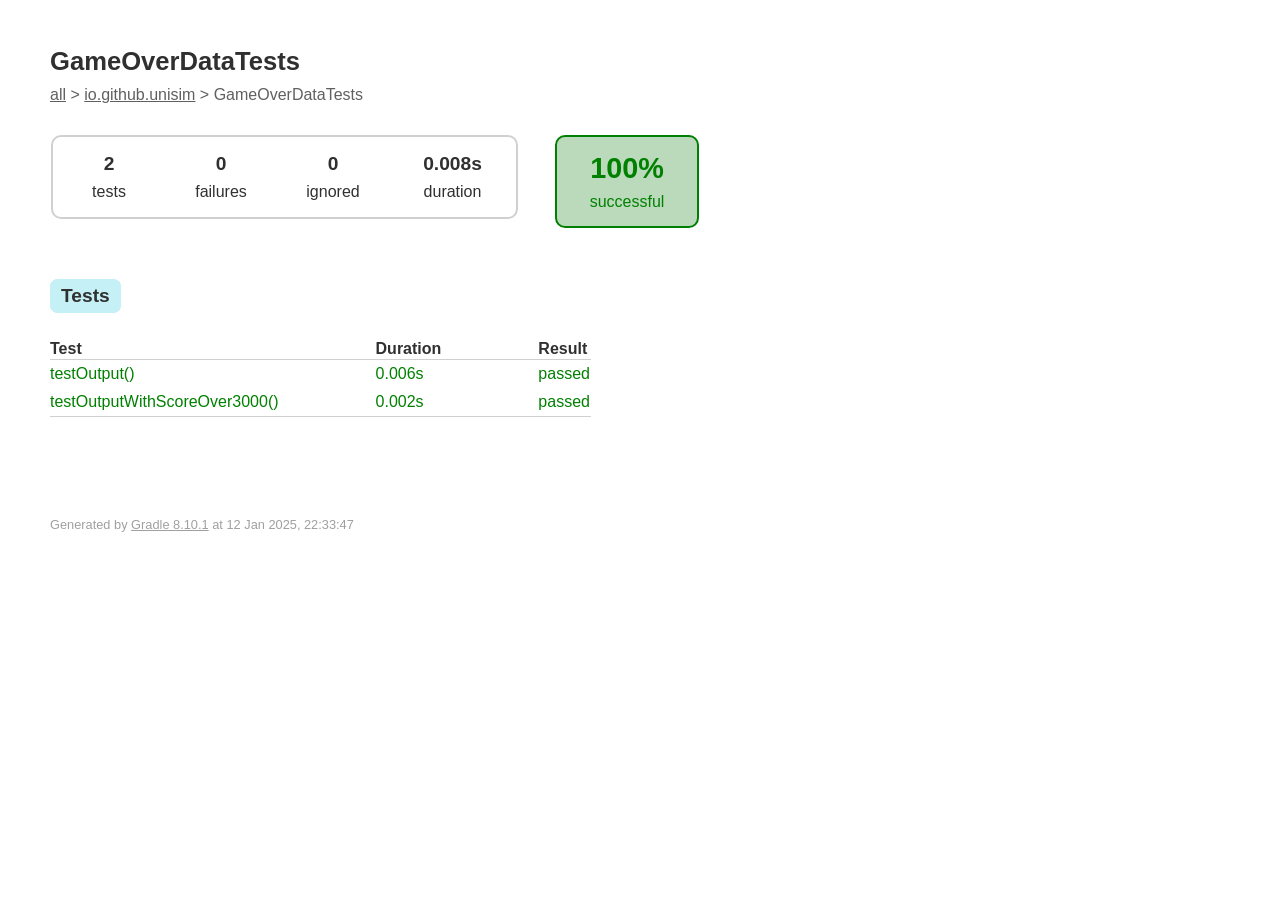
<file: assets/projects/unisim/testSummary/classes/io.github.unisim.GameOverDataTests.html>
<!DOCTYPE html>
<html>
<head>
<meta http-equiv="Content-Type" content="text/html; charset=utf-8"/>
<meta http-equiv="x-ua-compatible" content="IE=edge"/>
<title>Test results - GameOverDataTests</title>
<link href="../css/base-style.css" rel="stylesheet" type="text/css"/>
<link href="../css/style.css" rel="stylesheet" type="text/css"/>
<script src="../js/report.js" type="text/javascript"></script>
</head>
<body>
<div id="content">
<h1>GameOverDataTests</h1>
<div class="breadcrumbs">
<a href="../index.html">all</a> &gt; 
<a href="../packages/io.github.unisim.html">io.github.unisim</a> &gt; GameOverDataTests</div>
<div id="summary">
<table>
<tr>
<td>
<div class="summaryGroup">
<table>
<tr>
<td>
<div class="infoBox" id="tests">
<div class="counter">2</div>
<p>tests</p>
</div>
</td>
<td>
<div class="infoBox" id="failures">
<div class="counter">0</div>
<p>failures</p>
</div>
</td>
<td>
<div class="infoBox" id="ignored">
<div class="counter">0</div>
<p>ignored</p>
</div>
</td>
<td>
<div class="infoBox" id="duration">
<div class="counter">0.008s</div>
<p>duration</p>
</div>
</td>
</tr>
</table>
</div>
</td>
<td>
<div class="infoBox success" id="successRate">
<div class="percent">100%</div>
<p>successful</p>
</div>
</td>
</tr>
</table>
</div>
<div id="tabs">
<ul class="tabLinks">
<li>
<a href="#tab0">Tests</a>
</li>
</ul>
<div id="tab0" class="tab">
<h2>Tests</h2>
<table>
<thead>
<tr>
<th>Test</th>
<th>Duration</th>
<th>Result</th>
</tr>
</thead>
<tr>
<td class="success">testOutput()</td>
<td class="success">0.006s</td>
<td class="success">passed</td>
</tr>
<tr>
<td class="success">testOutputWithScoreOver3000()</td>
<td class="success">0.002s</td>
<td class="success">passed</td>
</tr>
</table>
</div>
</div>
<div id="footer">
<p>
<div>
<label class="hidden" id="label-for-line-wrapping-toggle" for="line-wrapping-toggle">Wrap lines
<input id="line-wrapping-toggle" type="checkbox" autocomplete="off"/>
</label>
</div>Generated by 
<a href="http://www.gradle.org">Gradle 8.10.1</a> at 12 Jan 2025, 22:33:47</p>
</div>
</div>
</body>
</html>
</file>
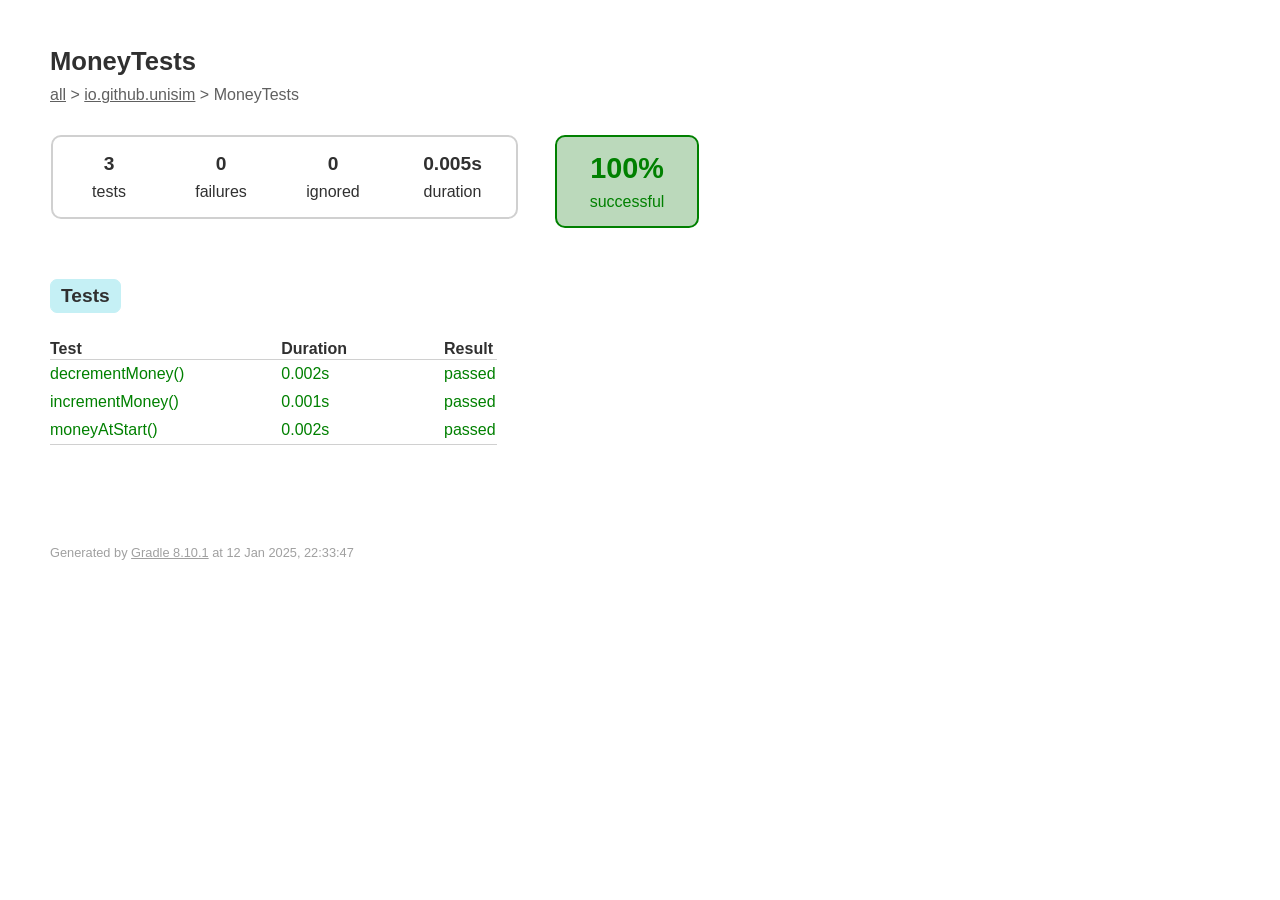
<file: assets/projects/unisim/testSummary/classes/io.github.unisim.MoneyTests.html>
<!DOCTYPE html>
<html>
<head>
<meta http-equiv="Content-Type" content="text/html; charset=utf-8"/>
<meta http-equiv="x-ua-compatible" content="IE=edge"/>
<title>Test results - MoneyTests</title>
<link href="../css/base-style.css" rel="stylesheet" type="text/css"/>
<link href="../css/style.css" rel="stylesheet" type="text/css"/>
<script src="../js/report.js" type="text/javascript"></script>
</head>
<body>
<div id="content">
<h1>MoneyTests</h1>
<div class="breadcrumbs">
<a href="../index.html">all</a> &gt; 
<a href="../packages/io.github.unisim.html">io.github.unisim</a> &gt; MoneyTests</div>
<div id="summary">
<table>
<tr>
<td>
<div class="summaryGroup">
<table>
<tr>
<td>
<div class="infoBox" id="tests">
<div class="counter">3</div>
<p>tests</p>
</div>
</td>
<td>
<div class="infoBox" id="failures">
<div class="counter">0</div>
<p>failures</p>
</div>
</td>
<td>
<div class="infoBox" id="ignored">
<div class="counter">0</div>
<p>ignored</p>
</div>
</td>
<td>
<div class="infoBox" id="duration">
<div class="counter">0.005s</div>
<p>duration</p>
</div>
</td>
</tr>
</table>
</div>
</td>
<td>
<div class="infoBox success" id="successRate">
<div class="percent">100%</div>
<p>successful</p>
</div>
</td>
</tr>
</table>
</div>
<div id="tabs">
<ul class="tabLinks">
<li>
<a href="#tab0">Tests</a>
</li>
</ul>
<div id="tab0" class="tab">
<h2>Tests</h2>
<table>
<thead>
<tr>
<th>Test</th>
<th>Duration</th>
<th>Result</th>
</tr>
</thead>
<tr>
<td class="success">decrementMoney()</td>
<td class="success">0.002s</td>
<td class="success">passed</td>
</tr>
<tr>
<td class="success">incrementMoney()</td>
<td class="success">0.001s</td>
<td class="success">passed</td>
</tr>
<tr>
<td class="success">moneyAtStart()</td>
<td class="success">0.002s</td>
<td class="success">passed</td>
</tr>
</table>
</div>
</div>
<div id="footer">
<p>
<div>
<label class="hidden" id="label-for-line-wrapping-toggle" for="line-wrapping-toggle">Wrap lines
<input id="line-wrapping-toggle" type="checkbox" autocomplete="off"/>
</label>
</div>Generated by 
<a href="http://www.gradle.org">Gradle 8.10.1</a> at 12 Jan 2025, 22:33:47</p>
</div>
</div>
</body>
</html>
</file>
<file: styles.css>
:root {
    --ink: #14241c;
    --ink-soft: #3a4a41;
    --paper: #f6f3ec;
    --paper-deep: #ebe4d6;
    --accent: #c45c26;
    --accent-hover: #a64a1c;
    --line: rgba(20, 36, 28, 0.14);
    --max: 68rem;
    --pad: clamp(1.25rem, 4vw, 2.5rem);
    --font-display: "Fraunces", Georgia, serif;
    --font-body: "IBM Plex Mono", ui-monospace, monospace;
    --radius: 2px;
}

*,
*::before,
*::after {
    box-sizing: border-box;
}

html {
    scroll-behavior: smooth;
}

body {
    margin: 0;
    min-height: 100vh;
    font-family: var(--font-body);
    font-size: clamp(1rem, 0.95rem + 0.25vw, 1.075rem);
    line-height: 1.6;
    color: var(--ink);
    background:
            radial-gradient(ellipse 80% 50% at 100% 0%, rgba(196, 92, 38, 0.08), transparent 55%),
            radial-gradient(ellipse 60% 40% at 0% 30%, rgba(20, 36, 28, 0.06), transparent 50%),
            var(--paper);
}

img,
video {
    max-width: 100%;
    display: block;
    height: auto;
}

a {
    color: inherit;
    text-decoration-thickness: 1px;
    text-underline-offset: 0.18em;
}

a:hover {
    color: var(--accent);
}

:focus-visible {
    outline: 2px solid var(--accent);
    outline-offset: 3px;
}

.skip-link {
    position: absolute;
    left: var(--pad);
    top: -100%;
    z-index: 100;
    padding: 0.5rem 0.75rem;
    background: var(--ink);
    color: var(--paper);
    text-decoration: none;
}

.skip-link:focus {
    top: 0.75rem;
}

.site-header {
    position: sticky;
    top: 0;
    z-index: 20;
    display: flex;
    align-items: center;
    justify-content: space-between;
    gap: 1rem;
    padding: 0.9rem var(--pad);
    background: rgba(246, 243, 236, 0.88);
    backdrop-filter: blur(10px);
    border-bottom: 1px solid var(--line);
}

.logo {
    font-family: var(--font-display);
    font-weight: 700;
    font-size: 1.15rem;
    letter-spacing: -0.02em;
    text-decoration: none;
    white-space: nowrap;
}

.nav {
    display: flex;
    gap: clamp(0.7rem, 2.2vw, 1.25rem);
    overflow-x: auto;
    -webkit-overflow-scrolling: touch;
}

.nav a {
    text-decoration: none;
    font-size: 0.88rem;
    font-weight: 500;
    color: var(--ink-soft);
    white-space: nowrap;
}

.nav a:hover {
    color: var(--accent);
}

/* ——— About hero ——— */
.hero {
    position: relative;
    isolation: isolate;
    min-height: min(92vh, 52rem);
    display: grid;
    align-items: center;
    padding: clamp(3rem, 10vh, 5.5rem) var(--pad);
    overflow: hidden;
    color: #f4f1ea;
    background: #9c5781;
}

.hero__atmosphere {
  position: absolute;
  inset: 0;
  z-index: -1;
  background:
    radial-gradient(ellipse 65% 50% at 85% 10%, #b56f98 0%, transparent 55%),
    radial-gradient(ellipse 50% 40% at 10% 90%, #7a4064 0%, transparent 50%),
    radial-gradient(ellipse 35% 30% at 45% 55%, rgba(244, 241, 234, 0.08) 0%, transparent 55%),
    linear-gradient(155deg, #a8638c 0%, #8a4a70 55%, #9c5781 100%);
  animation: atmosphere-drift 18s ease-in-out infinite alternate;
}

@keyframes atmosphere-drift {
    from { transform: scale(1); }
    to { transform: scale(1.04) translate3d(-1.5%, 1%, 0); }
}

.hero__grid {
    max-width: var(--max);
    width: 100%;
    margin: 0 auto;
    display: grid;
    gap: clamp(1.75rem, 4vw, 3rem);
    align-items: center;
    animation: rise 0.9s ease both;
}

@media (min-width: 800px) {
    .hero__grid {
        grid-template-columns: minmax(0, 0.85fr) minmax(0, 1.15fr);
    }
}

@keyframes rise {
    from { opacity: 0; transform: translateY(1.25rem); }
    to { opacity: 1; transform: translateY(0); }
}

.hero__photo {
    aspect-ratio: 4 / 5;
    max-height: min(70vh, 34rem);
    justify-self: stretch;
    overflow: hidden;
    background: rgba(246, 243, 236, 0.08);
}

.hero__photo img {
    width: 100%;
    height: 100%;
    object-fit: cover;
}

.hero__brand {
    margin: 0 0 0.85rem;
    font-family: var(--font-display);
    font-size: clamp(2.4rem, 7vw, 4.25rem);
    font-weight: 700;
    line-height: 1.05;
    letter-spacing: -0.03em;
}

.hero__lede {
    margin: 0 0 1.25rem;
    max-width: 32rem;
    font-size: clamp(1.05rem, 2vw, 1.2rem);
    color: rgba(244, 241, 234, 0.78);
}

.hero__focus {
    list-style: none;
    margin: 0 0 1.75rem;
    padding: 0;
    display: grid;
    gap: 0.35rem;
    color: rgba(244, 241, 234, 0.78);
    font-size: 0.95rem;
}

.hero__actions {
    display: flex;
    flex-wrap: wrap;
    gap: 0.75rem;
}

.btn {
    display: inline-flex;
    align-items: center;
    justify-content: center;
    min-height: 2.75rem;
    padding: 0.65rem 1.2rem;
    border-radius: var(--radius);
    font-weight: 600;
    font-size: 0.95rem;
    text-decoration: none;
    transition: background 0.2s ease, color 0.2s ease, border-color 0.2s ease, transform 0.2s ease;
}

.btn:hover {
    transform: translateY(-1px);
    color: inherit;
}

.btn--primary {
    background: var(--accent);
    color: var(--paper);
}

.btn--primary:hover {
    background: var(--accent-hover);
    color: var(--paper);
}

.btn--ghost {
  border: 1px solid rgba(244, 241, 234, 0.5);
  color: #f4f1ea;
}

.btn--ghost:hover {
  border-color: #f4f1ea;
  color: #f4f1ea;
}

.section {
    padding: clamp(3.5rem, 10vh, 6rem) var(--pad);
    max-width: var(--max);
    margin: 0 auto;
}

.section__intro {
    max-width: 36rem;
    margin-bottom: 2.5rem;
}

.section__intro h2,
.project-detail h2 {
    margin: 0 0 0.65rem;
    font-family: var(--font-display);
    font-size: clamp(1.85rem, 4vw, 2.5rem);
    font-weight: 700;
    letter-spacing: -0.02em;
    line-height: 1.15;
}

.section__intro p {
    margin: 0;
    color: var(--ink-soft);
}

.work-list {
    list-style: none;
    margin: 0;
    padding: 0;
    display: grid;
    gap: 2rem;
}

.project-card {
    display: grid;
    gap: 1.25rem;
    padding-bottom: 2rem;
    border-bottom: 1px solid var(--line);
    text-decoration: none;
    color: inherit;
}

.project-card:hover {
    color: inherit;
}

.project-card:hover h3 {
    color: var(--accent);
}

@media (min-width: 720px) {
    .project-card {
        grid-template-columns: minmax(0, 1.15fr) minmax(0, 1fr);
        gap: 2rem;
        align-items: center;
    }
}

.project-card__media {
    aspect-ratio: 16 / 10;
    overflow: hidden;
    background:
            linear-gradient(145deg, var(--paper-deep), #d9d0bf),
            repeating-linear-gradient(-12deg, transparent, transparent 10px, rgba(20, 36, 28, 0.04) 10px, rgba(20, 36, 28, 0.04) 11px);
}

.project-card__media img,
.project-detail__hero-media img,
.gallery img {
    width: 100%;
    height: 100%;
    object-fit: cover;
    transition: transform 0.35s ease;
}

.project-card:hover .project-card__media img {
    transform: scale(1.03);
}

.project-card__meta {
    margin: 0 0 0.4rem;
    font-size: 0.82rem;
    font-weight: 500;
    letter-spacing: 0.04em;
    text-transform: uppercase;
    color: var(--ink-soft);
}

.project-card__body h3,
.project-detail__header h1 {
    margin: 0 0 0.55rem;
    font-family: var(--font-display);
    font-size: clamp(1.45rem, 3vw, 1.85rem);
    font-weight: 700;
    letter-spacing: -0.02em;
}

.project-detail__header h1 {
    font-size: clamp(2rem, 5vw, 3rem);
}

.project-card__blurb,
.project-detail__lede {
    margin: 0 0 1rem;
    color: var(--ink-soft);
}

.project-card__skills-label {
    margin: 0 0 0.5rem;
    font-family: var(--font-body);
    font-size: 0.82rem;
    font-weight: 600;
    letter-spacing: 0.06em;
    text-transform: uppercase;
    color: var(--ink-soft);
}

.skill-list {
    list-style: none;
    margin: 0;
    padding: 0;
    display: grid;
    gap: 0.35rem;
    color: var(--ink-soft);
    font-size: 0.95rem;
}

.timeline {
    list-style: none;
    margin: 0;
    padding: 0;
    display: grid;
    gap: 2rem;
}

.timeline__item {
    padding-bottom: 2rem;
    border-bottom: 1px solid var(--line);
}

.timeline__item:last-child {
    border-bottom: 0;
    padding-bottom: 0;
}

.timeline__dates {
    margin: 0 0 0.35rem;
    font-size: 0.82rem;
    font-weight: 600;
    letter-spacing: 0.04em;
    text-transform: uppercase;
    color: var(--accent);
}

.timeline__item h3 {
    margin: 0 0 0.5rem;
    font-family: var(--font-display);
    font-size: 1.35rem;
    font-weight: 700;
}

.timeline__item p,
.timeline__item ul {
    margin: 0 0 0.75rem;
    color: var(--ink-soft);
}

.timeline__item ul {
    padding-left: 1.15rem;
}

.timeline__item h3 {
  margin: 0 0 0.25rem;
  font-family: var(--font-display);
  font-size: 1.35rem;
  font-weight: 700;
}

.timeline__org {
  margin: 0 0 0.65rem;
  font-family: var(--font-body);
  font-size: 1.05rem;
  font-weight: 600;
  color: var(--ink);
}

.timeline__item p:not(.timeline__dates):not(.timeline__org),
.timeline__item ul {
  margin: 0 0 0.75rem;
  color: var(--ink-soft);
  font-weight: 400;
}

.timeline__item ul {
  padding-left: 1.15rem;
}

.cert-list {
  list-style: none;
  margin: 0;
  padding: 0;
  display: grid;
  gap: 0;
}

.cert-list li {
  display: flex;
  justify-content: space-between;
  align-items: baseline;
  gap: 1rem;
  padding: 0.85rem 0;
  border-bottom: 1px solid var(--line);
  font-weight: 500;
}

.cert-list li:last-child {
  border-bottom: 0;
}

.cert-list__name {
  color: var(--ink);
}

.cert-list__date {
  flex-shrink: 0;
  font-size: 0.9rem;
  font-weight: 600;
  letter-spacing: 0.04em;
  color: var(--accent);
}

.contact-list {
    list-style: none;
    margin: 0;
    padding: 0;
    display: grid;
    gap: 0.85rem;
    font-size: 1.15rem;
    font-weight: 500;
}

.contact-list a {
    text-decoration: none;
    border-bottom: 1px solid transparent;
}

.contact-list a:hover {
    border-bottom-color: var(--accent);
}

.site-footer {
    padding: 2rem var(--pad) 3rem;
    border-top: 1px solid var(--line);
    color: var(--ink-soft);
    font-size: 0.9rem;
}

.site-footer p {
    margin: 0 auto;
    max-width: var(--max);
}

/* Project detail */
.back-link {
    margin: 0 0 1.5rem;
}

.back-link a {
    text-decoration: none;
    font-weight: 500;
    color: var(--ink-soft);
}

.project-detail {
    display: grid;
    gap: 2.5rem;
}

.project-detail__hero-media {
    margin: 0;
    aspect-ratio: 16 / 9;
    overflow: hidden;
    background: var(--paper-deep);
}

.gallery {
    display: grid;
    gap: 1.5rem;
}

@media (min-width: 720px) {
    .gallery {
        grid-template-columns: 1fr 1fr;
    }
}

.gallery figure {
    margin: 0;
}

.gallery figcaption {
    margin-top: 0.5rem;
    font-size: 0.9rem;
    color: var(--ink-soft);
}

.gallery video {
    width: 100%;
    aspect-ratio: 16 / 9;
    background: #0f1a15;
}

.play-block {
    padding-top: 0.5rem;
    border-top: 1px solid var(--line);
}

.play-block p {
    color: var(--ink-soft);
}

.webgl-frame {
    margin-top: 1rem;
    position: relative;
    width: 100%;
    aspect-ratio: 16 / 9;
    background: #0f1a15;
    border: 1px solid var(--line);
}

.webgl-frame iframe {
    position: absolute;
    inset: 0;
    width: 100%;
    height: 100%;
    border: 0;
}

@media (prefers-reduced-motion: reduce) {
    html { scroll-behavior: auto; }
    .hero__atmosphere,
    .hero__grid,
    .btn,
    .project-card__media img {
        animation: none !important;
        transition: none !important;
    }
}
</file>
<file: assets/projects/unisim/testSummary/css/base-style.css>
body {
    margin: 0;
    padding: 0;
    font-family: sans-serif;
    font-size: 12pt;
}

body, a, a:visited {
    color: #303030;
}

#content {
    padding-left: 50px;
    padding-right: 50px;
    padding-top: 30px;
    padding-bottom: 30px;
}

#content h1 {
    font-size: 160%;
    margin-bottom: 10px;
}

#footer {
    margin-top: 100px;
    font-size: 80%;
    white-space: nowrap;
}

#footer, #footer a {
    color: #a0a0a0;
}

#line-wrapping-toggle {
    vertical-align: middle;
}

#label-for-line-wrapping-toggle {
    vertical-align: middle;
}

ul {
    margin-left: 0;
}

h1, h2, h3 {
    white-space: nowrap;
}

h2 {
    font-size: 120%;
}

ul.tabLinks {
    padding-left: 0;
    padding-top: 10px;
    padding-bottom: 10px;
    overflow: auto;
    min-width: 800px;
    width: auto !important;
    width: 800px;
}

ul.tabLinks li {
    float: left;
    height: 100%;
    list-style: none;
    padding-left: 10px;
    padding-right: 10px;
    padding-top: 5px;
    padding-bottom: 5px;
    margin-bottom: 0;
    -moz-border-radius: 7px;
    border-radius: 7px;
    margin-right: 25px;
    border: solid 1px #d4d4d4;
    background-color: #f0f0f0;
}

ul.tabLinks li:hover {
    background-color: #fafafa;
}

ul.tabLinks li.selected {
    background-color: #c5f0f5;
    border-color: #c5f0f5;
}

ul.tabLinks a {
    font-size: 120%;
    display: block;
    outline: none;
    text-decoration: none;
    margin: 0;
    padding: 0;
}

ul.tabLinks li h2 {
    margin: 0;
    padding: 0;
}

div.tab {
}

div.selected {
    display: block;
}

div.deselected {
    display: none;
}

div.tab table {
    min-width: 350px;
    width: auto !important;
    width: 350px;
    border-collapse: collapse;
}

div.tab th, div.tab table {
    border-bottom: solid #d0d0d0 1px;
}

div.tab th {
    text-align: left;
    white-space: nowrap;
    padding-left: 6em;
}

div.tab th:first-child {
    padding-left: 0;
}

div.tab td {
    white-space: nowrap;
    padding-left: 6em;
    padding-top: 5px;
    padding-bottom: 5px;
}

div.tab td:first-child {
    padding-left: 0;
}

div.tab td.numeric, div.tab th.numeric {
    text-align: right;
}

span.code {
    display: inline-block;
    margin-top: 0em;
    margin-bottom: 1em;
}

span.code pre {
    font-size: 11pt;
    padding-top: 10px;
    padding-bottom: 10px;
    padding-left: 10px;
    padding-right: 10px;
    margin: 0;
    background-color: #f7f7f7;
    border: solid 1px #d0d0d0;
    min-width: 700px;
    width: auto !important;
    width: 700px;
}

span.wrapped pre {
    word-wrap: break-word;
    white-space: pre-wrap;
    word-break: break-all;
}

label.hidden {
    display: none;
}
</file>
<file: assets/projects/unisim/testSummary/css/style.css>
#summary {
    margin-top: 30px;
    margin-bottom: 40px;
}

#summary table {
    border-collapse: collapse;
}

#summary td {
    vertical-align: top;
}

.breadcrumbs, .breadcrumbs a {
    color: #606060;
}

.infoBox {
    width: 110px;
    padding-top: 15px;
    padding-bottom: 15px;
    text-align: center;
}

.infoBox p {
    margin: 0;
}

.counter, .percent {
    font-size: 120%;
    font-weight: bold;
    margin-bottom: 8px;
}

#duration {
    width: 125px;
}

#successRate, .summaryGroup {
    border: solid 2px #d0d0d0;
    -moz-border-radius: 10px;
    border-radius: 10px;
}

#successRate {
    width: 140px;
    margin-left: 35px;
}

#successRate .percent {
    font-size: 180%;
}

.success, .success a {
    color: #008000;
}

div.success, #successRate.success {
    background-color: #bbd9bb;
    border-color: #008000;
}

.failures, .failures a {
    color: #b60808;
}

.skipped, .skipped a {
    color: #c09853;
}

div.failures, #successRate.failures {
    background-color: #ecdada;
    border-color: #b60808;
}

ul.linkList {
    padding-left: 0;
}

ul.linkList li {
    list-style: none;
    margin-bottom: 5px;
}
</file>
